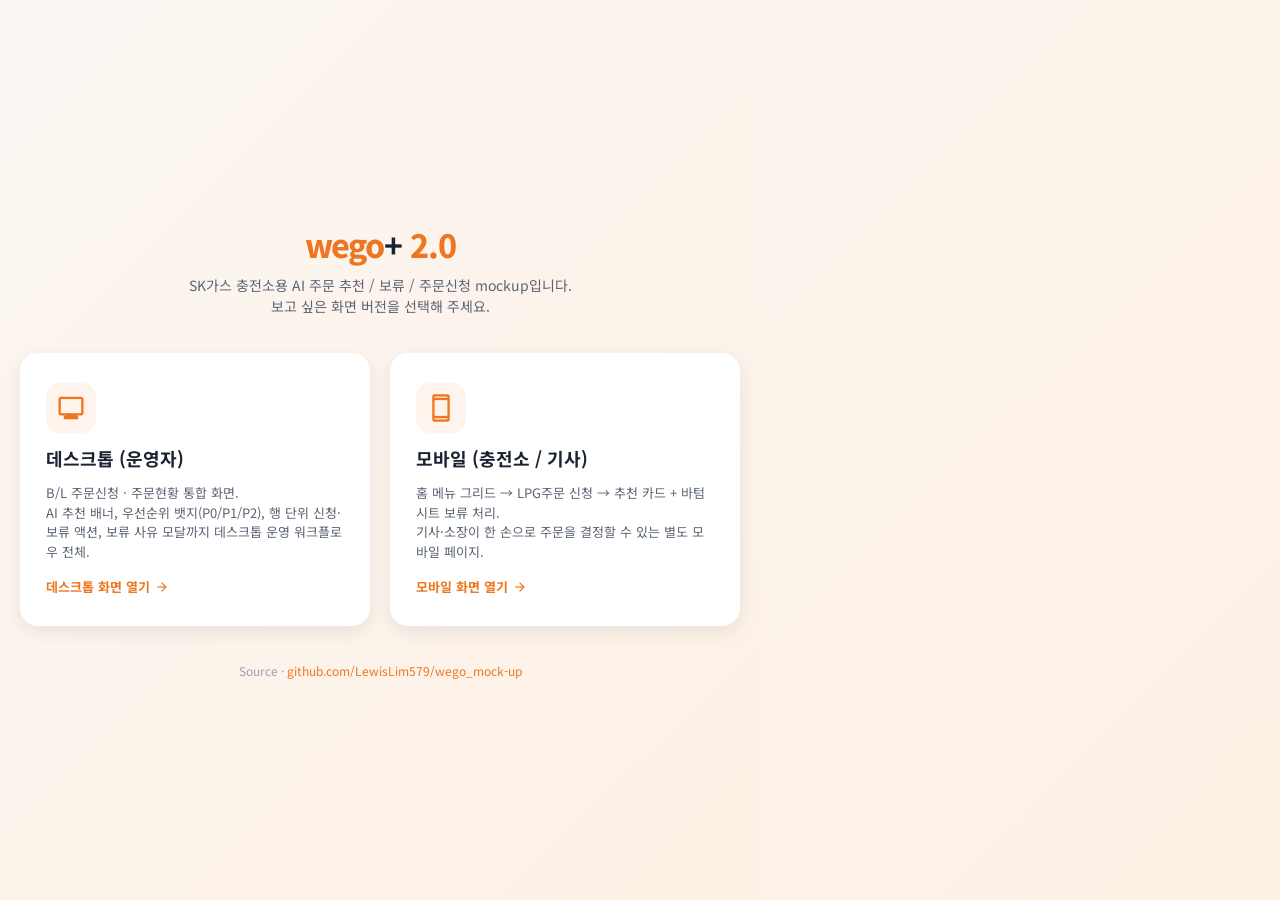
<file: index.html>
<!DOCTYPE html>
<html lang="ko">
<head>
<meta charset="UTF-8">
<meta name="viewport" content="width=device-width, initial-scale=1.0">
<title>WEGO 2.0 · 주문자동화 mockup</title>
<link href="https://fonts.googleapis.com/css2?family=Noto+Sans+KR:wght@400;500;600;700;800&display=swap" rel="stylesheet">
<link href="https://fonts.googleapis.com/icon?family=Material+Symbols+Outlined" rel="stylesheet">
<link rel="stylesheet" href="mobile.css">
<style>
    body {
        background: linear-gradient(135deg, #FBF6F2 0%, #FDF1E5 100%);
        align-items: stretch;
        justify-content: stretch;
        padding: 0;
    }
    .phone-frame { display: none; }
</style>
</head>
<body>
<main class="landing-wrap">
    <div class="landing-logo">wego<span>+</span> 2.0</div>
    <p class="landing-sub">
        SK가스 충전소용 AI 주문 추천 / 보류 / 주문신청 mockup입니다.<br>
        보고 싶은 화면 버전을 선택해 주세요.
    </p>

    <div class="landing-grid">
        <a class="landing-card" href="tab_layout.html">
            <div class="landing-card-icon"><span class="material-symbols-outlined">monitor</span></div>
            <h2>데스크톱 (운영자)</h2>
            <p>
                B/L 주문신청 · 주문현황 통합 화면.<br>
                AI 추천 배너, 우선순위 뱃지(P0/P1/P2), 행 단위 신청·보류 액션, 보류 사유 모달까지 데스크톱 운영 워크플로우 전체.
            </p>
            <span class="landing-card-cta">데스크톱 화면 열기 <span class="material-symbols-outlined" style="font-size:16px;">arrow_forward</span></span>
        </a>

        <a class="landing-card" href="mobile.html">
            <div class="landing-card-icon"><span class="material-symbols-outlined">smartphone</span></div>
            <h2>모바일 (충전소 / 기사)</h2>
            <p>
                홈 메뉴 그리드 → LPG주문 신청 → 추천 카드 + 바텀시트 보류 처리.<br>
                기사·소장이 한 손으로 주문을 결정할 수 있는 별도 모바일 페이지.
            </p>
            <span class="landing-card-cta">모바일 화면 열기 <span class="material-symbols-outlined" style="font-size:16px;">arrow_forward</span></span>
        </a>
    </div>

    <p class="landing-foot">
        Source · <a href="https://github.com/LewisLim579/wego_mock-up" target="_blank">github.com/LewisLim579/wego_mock-up</a>
    </p>
</main>
</body>
</html>
</file>
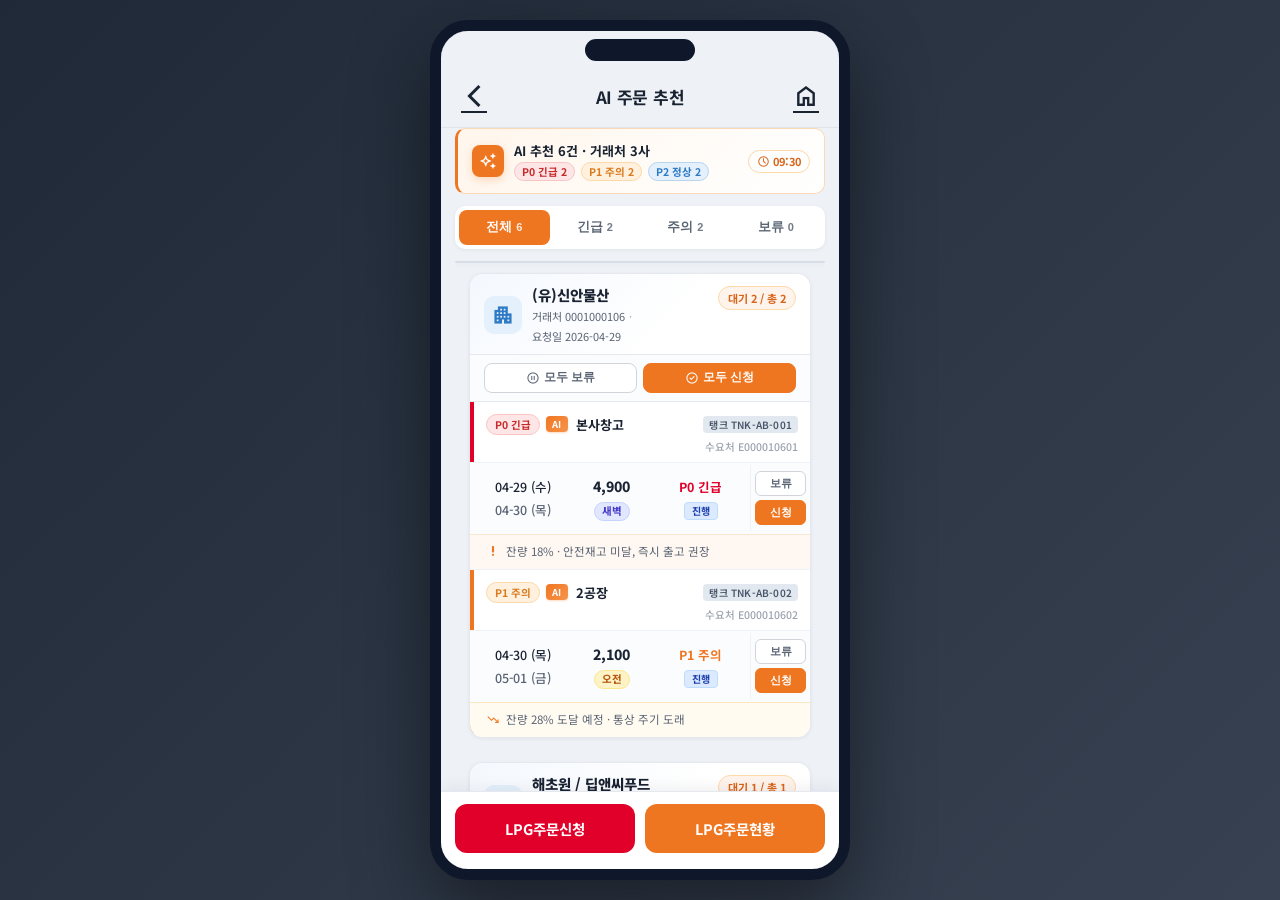
<file: mobile_recommend.html>
<!DOCTYPE html>
<html lang="ko">
<head>
<meta charset="UTF-8">
<meta name="viewport" content="width=device-width, initial-scale=1.0, maximum-scale=1.0, user-scalable=no, viewport-fit=cover">
<meta name="theme-color" content="#EEF2F7">
<title>AI 주문 추천 · WEGO+</title>
<link href="https://fonts.googleapis.com/css2?family=Noto+Sans+KR:wght@400;500;600;700;800&display=swap" rel="stylesheet">
<link href="https://fonts.googleapis.com/icon?family=Material+Symbols+Outlined" rel="stylesheet">
<link rel="stylesheet" href="mobile.css">
</head>
<body>
<div class="phone-frame">
    <div class="phone-screen">

        <!-- HEADER -->
        <header class="m-header">
            <a href="mobile.html" class="m-header-btn" aria-label="뒤로"><span class="material-symbols-outlined">arrow_back_ios_new</span></a>
            <div class="m-header-title">AI 주문 추천</div>
            <a href="mobile.html" class="m-header-btn" aria-label="홈"><span class="material-symbols-outlined">home</span></a>
        </header>

        <!-- AI 추천 요약 (거래처 / 수요처 / 분석시간) -->
        <div class="m-ai-banner">
            <div class="m-ai-icon"><span class="material-symbols-outlined">auto_awesome</span></div>
            <div class="m-ai-text">
                <strong>AI 추천 6건 · 거래처 3사</strong>
                <div class="m-ai-meta">
                    <span class="m-chip m-chip-p0">P0 긴급 2</span>
                    <span class="m-chip m-chip-p1">P1 주의 2</span>
                    <span class="m-chip m-chip-p2">P2 정상 2</span>
                </div>
            </div>
            <div class="m-ai-stamp" title="ANALYZED_AT">
                <span class="material-symbols-outlined">schedule</span>
                <span>09:30</span>
            </div>
        </div>

        <!-- TABS -->
        <div class="m-tabs">
            <button class="m-tab is-active" data-filter="all">전체<span class="m-tab-count">6</span></button>
            <button class="m-tab" data-filter="recommend-p0">긴급<span class="m-tab-count">2</span></button>
            <button class="m-tab" data-filter="recommend-p1">주의<span class="m-tab-count">2</span></button>
            <button class="m-tab" data-filter="held">보류<span class="m-tab-count">0</span></button>
        </div>

        <!-- 컬럼 헤더 (수요처 카드 4-column 그리드 정렬용) -->
        <div class="m-table-head m-table-head-rec">
            <div class="m-th">
                <span class="m-th-line">추천주문일</span>
                <span class="m-th-line">배송요청일</span>
            </div>
            <div class="m-th">
                <span class="m-th-line">예측주문량</span>
                <span class="m-th-line">시기</span>
            </div>
            <div class="m-th">
                <span class="m-th-line">우선순위</span>
                <span class="m-th-line">예측종류</span>
            </div>
            <div class="m-th">
                <span class="m-th-line">작업</span>
                <span class="m-th-line">&nbsp;</span>
            </div>
        </div>

        <!-- 거래처 그룹 LIST -->
        <div class="m-list" id="orderList">

            <!-- ============================================================ -->
            <!-- 거래처 #1 : (유)신안물산 -->
            <!-- ============================================================ -->
            <section class="m-cust-group" data-cus-cd="0001000106" data-cus-name="(유)신안물산">
                <header class="m-cust-head">
                    <div class="m-cust-icon"><span class="material-symbols-outlined">apartment</span></div>
                    <div class="m-cust-info">
                        <div class="m-cust-name">(유)신안물산</div>
                        <div class="m-cust-meta">
                            <span>거래처 0001000106</span>
                            <span class="m-cust-dot">·</span>
                            <span>요청일 2026-04-29</span>
                        </div>
                    </div>
                    <span class="m-cust-count" data-role="count">수요처 2</span>
                </header>

                <div class="m-cust-actions">
                    <button class="m-cust-btn is-bulk-hold" data-action="bulk-hold">
                        <span class="material-symbols-outlined">pause_circle</span>
                        모두 보류
                    </button>
                    <button class="m-cust-btn is-bulk-apply" data-action="bulk-apply">
                        <span class="material-symbols-outlined">check_circle</span>
                        모두 신청
                    </button>
                </div>

                <!-- 수요처 #1-1 -->
                <article class="m-rec-card is-p0"
                         data-customer="(유)신안물산 · 본사창고"
                         data-cus-cd="0001000106"
                         data-enduser-cd="E000010601"
                         data-tank-cd="TNK-AB-001"
                         data-analysis-id="9f1e8d6a-0001"
                         data-amount="4,900"
                         data-prio="p0">
                    <div class="m-rec-meta">
                        <span class="m-prio-badge is-p0">P0 긴급</span>
                        <span class="m-ai-tag">AI</span>
                        <span class="m-rec-name">본사창고</span>
                        <span class="m-tank-tag">탱크 TNK-AB-001</span>
                        <span class="m-rec-code">수요처 E000010601</span>
                    </div>
                    <div class="m-order-card m-order-card-rec">
                        <div class="m-order-cell">
                            <span class="row-1">04-29 (수)</span>
                            <span class="row-2">04-30 (목)</span>
                        </div>
                        <div class="m-order-cell">
                            <span class="num">4,900</span>
                            <span class="m-era-chip is-dawn" title="DLVY_REQUEST_ERA_CD=01">새벽</span>
                        </div>
                        <div class="m-order-cell">
                            <span class="state-red">P0 긴급</span>
                            <span class="m-kind-tag is-prog">진행</span>
                        </div>
                        <div class="m-rec-action-cell">
                            <button class="m-rec-btn is-hold" data-action="hold">보류</button>
                            <button class="m-rec-btn is-apply" data-action="apply">신청</button>
                        </div>
                    </div>
                    <div class="m-rec-msg">
                        <span class="material-symbols-outlined">priority_high</span>
                        잔량 18% · 안전재고 미달, 즉시 출고 권장
                    </div>
                </article>

                <!-- 수요처 #1-2 -->
                <article class="m-rec-card is-p1"
                         data-customer="(유)신안물산 · 2공장"
                         data-cus-cd="0001000106"
                         data-enduser-cd="E000010602"
                         data-tank-cd="TNK-AB-002"
                         data-analysis-id="9f1e8d6a-0002"
                         data-amount="2,100"
                         data-prio="p1">
                    <div class="m-rec-meta">
                        <span class="m-prio-badge is-p1">P1 주의</span>
                        <span class="m-ai-tag">AI</span>
                        <span class="m-rec-name">2공장</span>
                        <span class="m-tank-tag">탱크 TNK-AB-002</span>
                        <span class="m-rec-code">수요처 E000010602</span>
                    </div>
                    <div class="m-order-card m-order-card-rec">
                        <div class="m-order-cell">
                            <span class="row-1">04-30 (목)</span>
                            <span class="row-2">05-01 (금)</span>
                        </div>
                        <div class="m-order-cell">
                            <span class="num">2,100</span>
                            <span class="m-era-chip is-am" title="DLVY_REQUEST_ERA_CD=02">오전</span>
                        </div>
                        <div class="m-order-cell">
                            <span class="state-orange">P1 주의</span>
                            <span class="m-kind-tag is-prog">진행</span>
                        </div>
                        <div class="m-rec-action-cell">
                            <button class="m-rec-btn is-hold" data-action="hold">보류</button>
                            <button class="m-rec-btn is-apply" data-action="apply">신청</button>
                        </div>
                    </div>
                    <div class="m-rec-msg">
                        <span class="material-symbols-outlined">trending_down</span>
                        잔량 28% 도달 예정 · 통상 주기 도래
                    </div>
                </article>
            </section>

            <!-- ============================================================ -->
            <!-- 거래처 #2 : 해초원 / 딥앤씨푸드 -->
            <!-- ============================================================ -->
            <section class="m-cust-group" data-cus-cd="0038292070" data-cus-name="해초원/딥앤씨푸드">
                <header class="m-cust-head">
                    <div class="m-cust-icon"><span class="material-symbols-outlined">store</span></div>
                    <div class="m-cust-info">
                        <div class="m-cust-name">해초원 / 딥앤씨푸드</div>
                        <div class="m-cust-meta">
                            <span>거래처 0038292070</span>
                            <span class="m-cust-dot">·</span>
                            <span>요청일 2026-04-29</span>
                        </div>
                    </div>
                    <span class="m-cust-count" data-role="count">수요처 1</span>
                </header>

                <div class="m-cust-actions">
                    <button class="m-cust-btn is-bulk-hold" data-action="bulk-hold">
                        <span class="material-symbols-outlined">pause_circle</span>
                        모두 보류
                    </button>
                    <button class="m-cust-btn is-bulk-apply" data-action="bulk-apply">
                        <span class="material-symbols-outlined">check_circle</span>
                        모두 신청
                    </button>
                </div>

                <article class="m-rec-card is-p0"
                         data-customer="해초원/딥앤씨푸드 · 1공장"
                         data-cus-cd="0038292070"
                         data-enduser-cd="E003829201"
                         data-tank-cd="TNK-HC-001"
                         data-analysis-id="9f1e8d6a-0003"
                         data-amount="2,900"
                         data-prio="p0">
                    <div class="m-rec-meta">
                        <span class="m-prio-badge is-p0">P0 긴급</span>
                        <span class="m-ai-tag">AI</span>
                        <span class="m-rec-name">1공장</span>
                        <span class="m-tank-tag">탱크 TNK-HC-001</span>
                        <span class="m-rec-code">수요처 E003829201</span>
                    </div>
                    <div class="m-order-card m-order-card-rec">
                        <div class="m-order-cell">
                            <span class="row-1">04-29 (수)</span>
                            <span class="row-2">04-29 (수)</span>
                        </div>
                        <div class="m-order-cell">
                            <span class="num">2,900</span>
                            <span class="m-era-chip is-dawn" title="DLVY_REQUEST_ERA_CD=01">새벽</span>
                        </div>
                        <div class="m-order-cell">
                            <span class="state-red">P0 긴급</span>
                            <span class="m-kind-tag is-prog">진행</span>
                        </div>
                        <div class="m-rec-action-cell">
                            <button class="m-rec-btn is-hold" data-action="hold">보류</button>
                            <button class="m-rec-btn is-apply" data-action="apply">신청</button>
                        </div>
                    </div>
                    <div class="m-rec-msg">
                        <span class="material-symbols-outlined">priority_high</span>
                        리드타임 내 안전재고 미달
                    </div>
                </article>
            </section>

            <!-- ============================================================ -->
            <!-- 거래처 #3 : 매종클래스 공동주택 -->
            <!-- ============================================================ -->
            <section class="m-cust-group" data-cus-cd="1000022954" data-cus-name="매종클래스 공동주택">
                <header class="m-cust-head">
                    <div class="m-cust-icon"><span class="material-symbols-outlined">domain</span></div>
                    <div class="m-cust-info">
                        <div class="m-cust-name">매종클래스 공동주택</div>
                        <div class="m-cust-meta">
                            <span>거래처 1000022954</span>
                            <span class="m-cust-dot">·</span>
                            <span>요청일 2026-04-29</span>
                        </div>
                    </div>
                    <span class="m-cust-count" data-role="count">수요처 2</span>
                </header>

                <div class="m-cust-actions">
                    <button class="m-cust-btn is-bulk-hold" data-action="bulk-hold">
                        <span class="material-symbols-outlined">pause_circle</span>
                        모두 보류
                    </button>
                    <button class="m-cust-btn is-bulk-apply" data-action="bulk-apply">
                        <span class="material-symbols-outlined">check_circle</span>
                        모두 신청
                    </button>
                </div>

                <article class="m-rec-card is-p1"
                         data-customer="매종클래스 · 충남충전소 1호기"
                         data-cus-cd="1000022954"
                         data-enduser-cd="E100002201"
                         data-tank-cd="TNK-MJ-001"
                         data-analysis-id="9f1e8d6a-0004"
                         data-amount="2,000"
                         data-prio="p1">
                    <div class="m-rec-meta">
                        <span class="m-prio-badge is-p1">P1 주의</span>
                        <span class="m-ai-tag">AI</span>
                        <span class="m-rec-name">충남충전소 1호기</span>
                        <span class="m-tank-tag">탱크 TNK-MJ-001</span>
                        <span class="m-rec-code">수요처 E100002201</span>
                    </div>
                    <div class="m-order-card m-order-card-rec">
                        <div class="m-order-cell">
                            <span class="row-1">04-30 (목)</span>
                            <span class="row-2">05-01 (금)</span>
                        </div>
                        <div class="m-order-cell">
                            <span class="num">2,000</span>
                            <span class="m-era-chip is-am" title="DLVY_REQUEST_ERA_CD=02">오전</span>
                        </div>
                        <div class="m-order-cell">
                            <span class="state-orange">P1 주의</span>
                            <span class="m-kind-tag is-real">실적</span>
                        </div>
                        <div class="m-rec-action-cell">
                            <button class="m-rec-btn is-hold" data-action="hold">보류</button>
                            <button class="m-rec-btn is-apply" data-action="apply">신청</button>
                        </div>
                    </div>
                    <div class="m-rec-note">
                        <span class="material-symbols-outlined">info</span>
                        <span><strong>비고 01</strong> · 동일 수요처에 탱크가 2개 이상 매칭되어 신규 매칭 검토 중</span>
                    </div>
                    <div class="m-rec-msg">
                        <span class="material-symbols-outlined">schedule</span>
                        실적 기반 주기 도래
                    </div>
                </article>

                <article class="m-rec-card is-p2"
                         data-customer="매종클래스 · 충남충전소 2호기"
                         data-cus-cd="1000022954"
                         data-enduser-cd="E100002202"
                         data-tank-cd="TNK-MJ-002"
                         data-analysis-id="9f1e8d6a-0005"
                         data-amount="1,500"
                         data-prio="p2">
                    <div class="m-rec-meta">
                        <span class="m-prio-badge is-p2">P2 정상</span>
                        <span class="m-ai-tag">AI</span>
                        <span class="m-rec-name">충남충전소 2호기</span>
                        <span class="m-tank-tag">탱크 TNK-MJ-002</span>
                        <span class="m-rec-code">수요처 E100002202</span>
                    </div>
                    <div class="m-order-card m-order-card-rec">
                        <div class="m-order-cell">
                            <span class="row-1">05-01 (금)</span>
                            <span class="row-2">05-02 (토)</span>
                        </div>
                        <div class="m-order-cell">
                            <span class="num">1,500</span>
                            <span class="m-era-chip is-mid" title="DLVY_REQUEST_ERA_CD=03">월과중</span>
                        </div>
                        <div class="m-order-cell">
                            <span class="state-blue">P2 정상</span>
                            <span class="m-kind-tag is-prog">진행</span>
                        </div>
                        <div class="m-rec-action-cell">
                            <button class="m-rec-btn is-hold" data-action="hold">보류</button>
                            <button class="m-rec-btn is-apply" data-action="apply">신청</button>
                        </div>
                    </div>
                    <div class="m-rec-note is-fix">
                        <span class="material-symbols-outlined">push_pin</span>
                        <span><strong>비고 03</strong> · 동분류 거래 고정 (탱크-품목 신규 매칭중)</span>
                    </div>
                    <div class="m-rec-msg">
                        <span class="material-symbols-outlined">schedule</span>
                        통상 주문 주기 도래
                    </div>
                </article>

                <article class="m-rec-card is-p2"
                         data-customer="매종클래스 · 충남충전소 3호기"
                         data-cus-cd="1000022954"
                         data-enduser-cd="E100002203"
                         data-tank-cd="TNK-MJ-003"
                         data-analysis-id="9f1e8d6a-0006"
                         data-amount="1,200"
                         data-prio="p2">
                    <div class="m-rec-meta">
                        <span class="m-prio-badge is-p2">P2 정상</span>
                        <span class="m-ai-tag">AI</span>
                        <span class="m-rec-name">충남충전소 3호기</span>
                        <span class="m-tank-tag">탱크 TNK-MJ-003</span>
                        <span class="m-rec-code">수요처 E100002203</span>
                    </div>
                    <div class="m-order-card m-order-card-rec">
                        <div class="m-order-cell">
                            <span class="row-1">05-02 (토)</span>
                            <span class="row-2">05-03 (일)</span>
                        </div>
                        <div class="m-order-cell">
                            <span class="num">1,200</span>
                            <span class="m-era-chip is-am" title="DLVY_REQUEST_ERA_CD=02">오전</span>
                        </div>
                        <div class="m-order-cell">
                            <span class="state-blue">P2 정상</span>
                            <span class="m-kind-tag is-real">실적</span>
                        </div>
                        <div class="m-rec-action-cell">
                            <button class="m-rec-btn is-hold" data-action="hold">보류</button>
                            <button class="m-rec-btn is-apply" data-action="apply">신청</button>
                        </div>
                    </div>
                    <div class="m-rec-msg">
                        <span class="material-symbols-outlined">schedule</span>
                        실적 기반 주기 도래
                    </div>
                </article>
            </section>

        </div>

        <!-- TOAST -->
        <div class="m-toast" id="toast"></div>

        <!-- BOTTOM SHEET MODAL (보류 사유) -->
        <div class="m-sheet-backdrop" id="holdSheet">
            <div class="m-sheet">
                <div class="m-sheet-handle"></div>
                <div class="m-sheet-head">
                    <h3>보류 사유 선택</h3>
                    <button class="m-sheet-close" data-sheet-close aria-label="닫기">
                        <span class="material-symbols-outlined">close</span>
                    </button>
                </div>
                <div class="m-sheet-body">
                    <div class="m-sheet-target">
                        <div class="m-sheet-target-name" id="sheetTargetName">-</div>
                        <div class="m-sheet-target-meta" id="sheetTargetMeta">-</div>
                    </div>

                    <label class="m-sheet-label">보류 사유 <em class="req">*</em></label>
                    <div class="m-reason-grid">
                        <label class="m-reason-card">
                            <input type="radio" name="m-reason" value="defer" checked>
                            <span class="m-reason-card-title">다시 알림</span>
                            <span class="m-reason-card-desc">+N일 후 자동 재추천</span>
                        </label>
                        <label class="m-reason-card">
                            <input type="radio" name="m-reason" value="suspend">
                            <span class="m-reason-card-title">거래 중단</span>
                            <span class="m-reason-card-desc">휴업·공사·행사</span>
                        </label>
                        <label class="m-reason-card">
                            <input type="radio" name="m-reason" value="inactive">
                            <span class="m-reason-card-title">비활성</span>
                            <span class="m-reason-card-desc">시즌 미사용</span>
                        </label>
                        <label class="m-reason-card">
                            <input type="radio" name="m-reason" value="dataerror">
                            <span class="m-reason-card-title">누락/오류</span>
                            <span class="m-reason-card-desc">수기 보정 필요</span>
                        </label>
                        <label class="m-reason-card">
                            <input type="radio" name="m-reason" value="manual">
                            <span class="m-reason-card-title">수기 접수</span>
                            <span class="m-reason-card-desc">전화·팩스 등</span>
                        </label>
                        <label class="m-reason-card">
                            <input type="radio" name="m-reason" value="end">
                            <span class="m-reason-card-title">거래 종료</span>
                            <span class="m-reason-card-desc">영구 제외</span>
                        </label>
                    </div>

                    <label class="m-sheet-label">적용 기간</label>
                    <div class="m-period-row">
                        <input type="number" min="1" value="3" id="sheetPeriod" class="m-period-input">
                        <span>일</span>
                        <span class="m-period-next" id="sheetNext">2026-05-01</span>
                    </div>

                    <label class="m-sheet-label">메모 <em class="req">*</em></label>
                    <textarea class="m-memo" placeholder="보류 사유의 상세 내용을 입력해 주세요" rows="3"></textarea>
                </div>
                <div class="m-sheet-foot">
                    <button class="m-sheet-btn is-cancel" data-sheet-close>취소</button>
                    <button class="m-sheet-btn is-confirm" id="sheetConfirm">저장 및 적용</button>
                </div>
            </div>
        </div>

    </div>

    <!-- BOTTOM ACTION BAR (phone-frame 직속 — 항상 바닥 고정) -->
    <div class="m-bottom-bar">
        <a href="mobile_order.html" class="m-bottom-btn is-red">LPG주문신청</a>
        <a href="mobile_status.html" class="m-bottom-btn is-orange">LPG주문현황</a>
    </div>
</div>
<script src="mobile.js"></script>
</body>
</html>
</file>
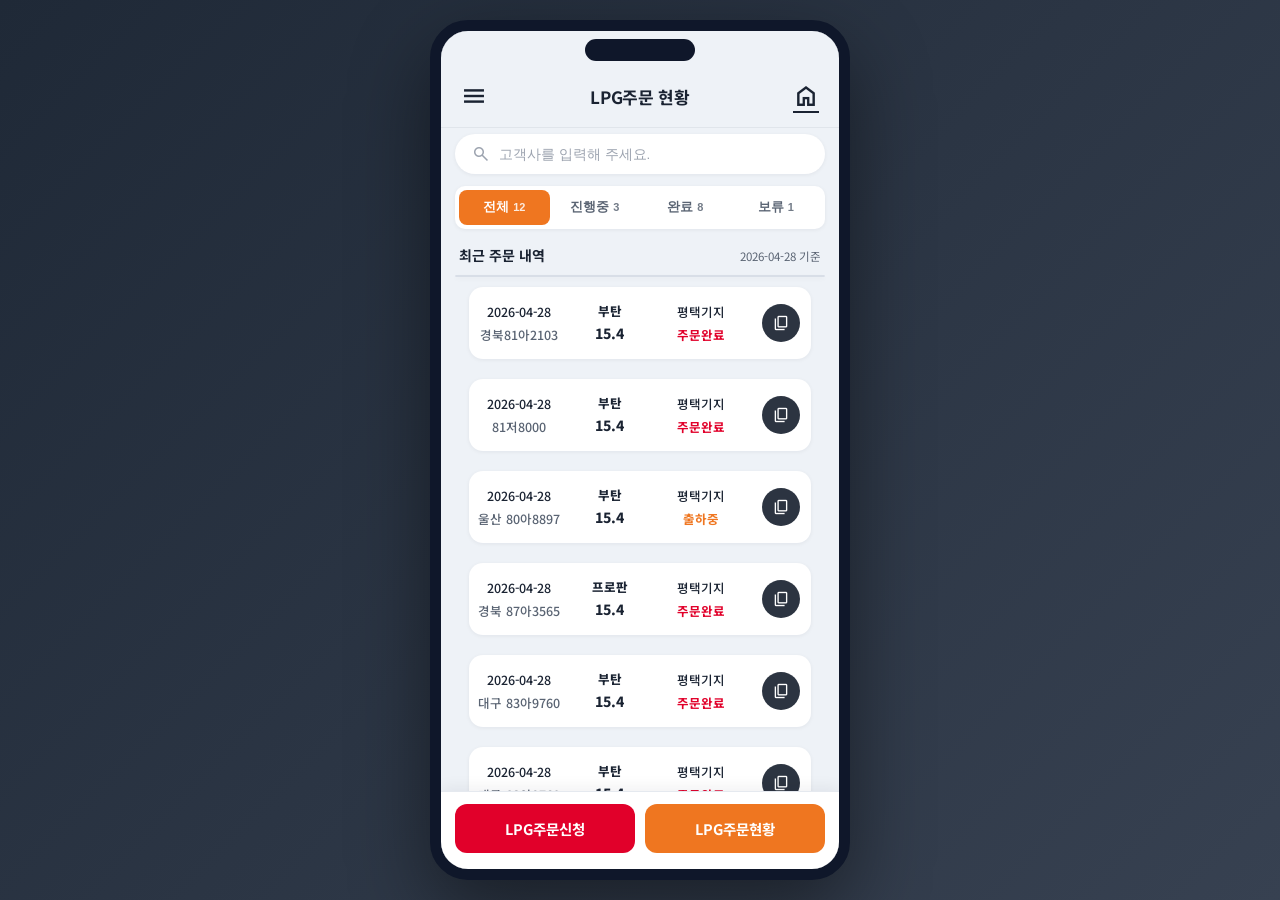
<file: mobile_status.html>
<!DOCTYPE html>
<html lang="ko">
<head>
<meta charset="UTF-8">
<meta name="viewport" content="width=device-width, initial-scale=1.0, maximum-scale=1.0, user-scalable=no, viewport-fit=cover">
<meta name="theme-color" content="#EEF2F7">
<title>LPG주문 현황 · WEGO+</title>
<link href="https://fonts.googleapis.com/css2?family=Noto+Sans+KR:wght@400;500;600;700;800&display=swap" rel="stylesheet">
<link href="https://fonts.googleapis.com/icon?family=Material+Symbols+Outlined" rel="stylesheet">
<link rel="stylesheet" href="mobile.css">
</head>
<body>
<div class="phone-frame">
    <div class="phone-screen">

        <!-- HEADER -->
        <header class="m-header">
            <button type="button" class="m-header-btn" aria-label="메뉴"><span class="material-symbols-outlined">menu</span></button>
            <div class="m-header-title">LPG주문 현황</div>
            <a href="mobile.html" class="m-header-btn" aria-label="홈"><span class="material-symbols-outlined">home</span></a>
        </header>

        <!-- SEARCH -->
        <div class="m-search">
            <span class="material-symbols-outlined">search</span>
            <input type="text" placeholder="고객사를 입력해 주세요." value="">
        </div>

        <!-- TABS -->
        <div class="m-tabs">
            <button class="m-tab is-active">전체<span class="m-tab-count">12</span></button>
            <button class="m-tab">진행중<span class="m-tab-count">3</span></button>
            <button class="m-tab">완료<span class="m-tab-count">8</span></button>
            <button class="m-tab">보류<span class="m-tab-count">1</span></button>
        </div>

        <!-- SECTION HEAD -->
        <div class="m-section-head">
            <div class="m-section-title">최근 주문 내역</div>
            <div class="m-section-meta">2026-04-28 기준</div>
        </div>

        <!-- 컬럼 헤더 박스 -->
        <div class="m-table-head">
            <div class="m-th">
                <span class="m-th-line">배송일</span>
                <span class="m-th-line">차량번호</span>
            </div>
            <div class="m-th">
                <span class="m-th-line">제품</span>
                <span class="m-th-line">주문량</span>
            </div>
            <div class="m-th">
                <span class="m-th-line">출하장</span>
                <span class="m-th-line">진행상태</span>
            </div>
            <div class="m-th">
                <span class="m-th-line">주문</span>
                <span class="m-th-line">복사</span>
            </div>
        </div>

        <!-- LIST -->
        <div class="m-list">

            <div class="m-order-card">
                <div class="m-order-cell">
                    <span class="row-1">2026-04-28</span>
                    <span class="row-2">경북81아2103</span>
                </div>
                <div class="m-order-cell">
                    <span class="strong">부탄</span>
                    <span class="num">15.4</span>
                </div>
                <div class="m-order-cell">
                    <span class="row-1">평택기지</span>
                    <span class="state-red">주문완료</span>
                </div>
                <div class="m-order-copy">
                    <button class="m-order-copy-btn" aria-label="주문 복사"><span class="material-symbols-outlined">content_copy</span></button>
                </div>
            </div>

            <div class="m-order-card">
                <div class="m-order-cell">
                    <span class="row-1">2026-04-28</span>
                    <span class="row-2">81저8000</span>
                </div>
                <div class="m-order-cell">
                    <span class="strong">부탄</span>
                    <span class="num">15.4</span>
                </div>
                <div class="m-order-cell">
                    <span class="row-1">평택기지</span>
                    <span class="state-red">주문완료</span>
                </div>
                <div class="m-order-copy">
                    <button class="m-order-copy-btn" aria-label="주문 복사"><span class="material-symbols-outlined">content_copy</span></button>
                </div>
            </div>

            <div class="m-order-card">
                <div class="m-order-cell">
                    <span class="row-1">2026-04-28</span>
                    <span class="row-2">울산 80아8897</span>
                </div>
                <div class="m-order-cell">
                    <span class="strong">부탄</span>
                    <span class="num">15.4</span>
                </div>
                <div class="m-order-cell">
                    <span class="row-1">평택기지</span>
                    <span class="state-orange">출하중</span>
                </div>
                <div class="m-order-copy">
                    <button class="m-order-copy-btn" aria-label="주문 복사"><span class="material-symbols-outlined">content_copy</span></button>
                </div>
            </div>

            <div class="m-order-card">
                <div class="m-order-cell">
                    <span class="row-1">2026-04-28</span>
                    <span class="row-2">경북 87아3565</span>
                </div>
                <div class="m-order-cell">
                    <span class="strong">프로판</span>
                    <span class="num">15.4</span>
                </div>
                <div class="m-order-cell">
                    <span class="row-1">평택기지</span>
                    <span class="state-red">주문완료</span>
                </div>
                <div class="m-order-copy">
                    <button class="m-order-copy-btn" aria-label="주문 복사"><span class="material-symbols-outlined">content_copy</span></button>
                </div>
            </div>

            <div class="m-order-card">
                <div class="m-order-cell">
                    <span class="row-1">2026-04-28</span>
                    <span class="row-2">대구 83아9760</span>
                </div>
                <div class="m-order-cell">
                    <span class="strong">부탄</span>
                    <span class="num">15.4</span>
                </div>
                <div class="m-order-cell">
                    <span class="row-1">평택기지</span>
                    <span class="state-red">주문완료</span>
                </div>
                <div class="m-order-copy">
                    <button class="m-order-copy-btn" aria-label="주문 복사"><span class="material-symbols-outlined">content_copy</span></button>
                </div>
            </div>

            <div class="m-order-card">
                <div class="m-order-cell">
                    <span class="row-1">2026-04-28</span>
                    <span class="row-2">대구 83아9760</span>
                </div>
                <div class="m-order-cell">
                    <span class="strong">부탄</span>
                    <span class="num">15.4</span>
                </div>
                <div class="m-order-cell">
                    <span class="row-1">평택기지</span>
                    <span class="state-red">주문완료</span>
                </div>
                <div class="m-order-copy">
                    <button class="m-order-copy-btn" aria-label="주문 복사"><span class="material-symbols-outlined">content_copy</span></button>
                </div>
            </div>

            <div class="m-order-card">
                <div class="m-order-cell">
                    <span class="row-1">2026-04-27</span>
                    <span class="row-2">경기 91가1234</span>
                </div>
                <div class="m-order-cell">
                    <span class="strong">프로판</span>
                    <span class="num">12.0</span>
                </div>
                <div class="m-order-cell">
                    <span class="row-1">평택기지</span>
                    <span class="state-gray">보류</span>
                </div>
                <div class="m-order-copy">
                    <button class="m-order-copy-btn" aria-label="주문 복사"><span class="material-symbols-outlined">content_copy</span></button>
                </div>
            </div>

        </div>

    </div>

    <!-- BOTTOM ACTION BAR (phone-frame 직속 — 항상 바닥 고정) -->
    <div class="m-bottom-bar">
        <a href="mobile_order.html" class="m-bottom-btn is-red">LPG주문신청</a>
        <a href="mobile_status.html" class="m-bottom-btn is-orange">LPG주문현황</a>
    </div>
</div>
</body>
</html>
</file>
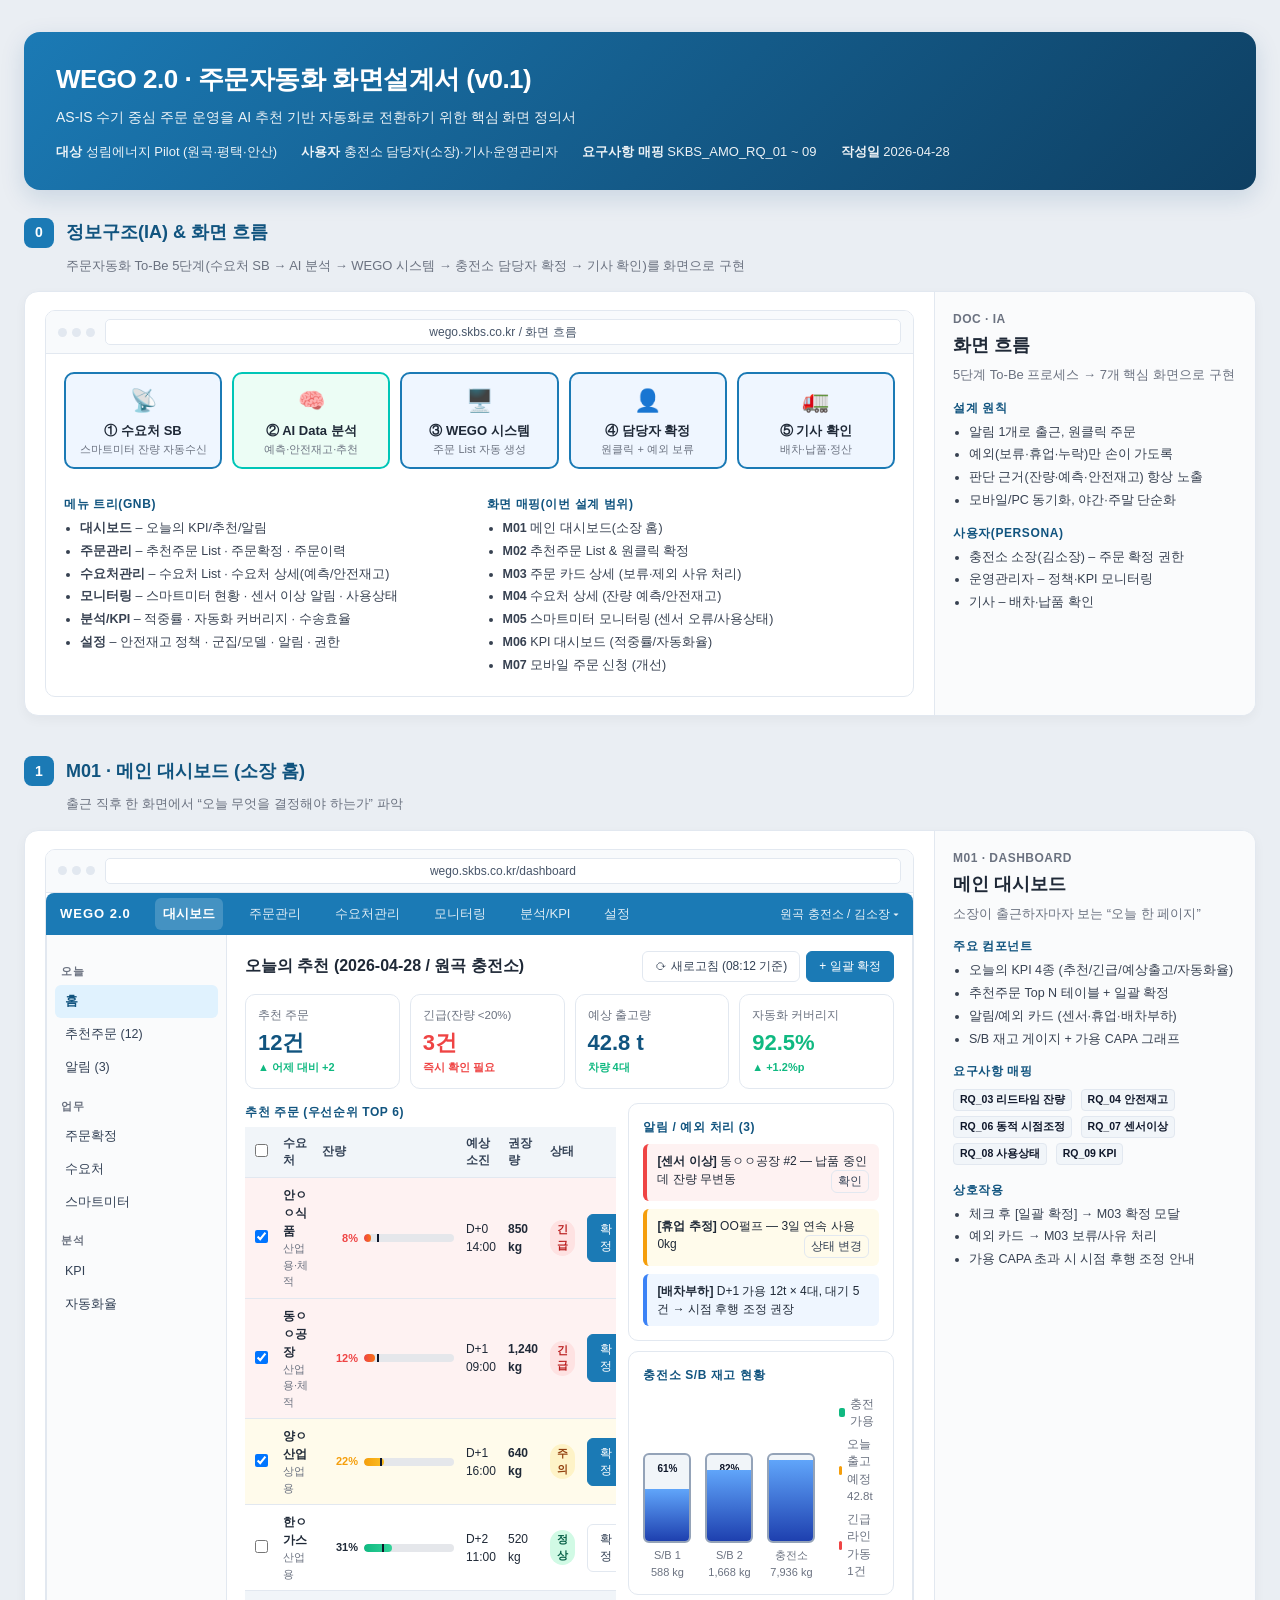
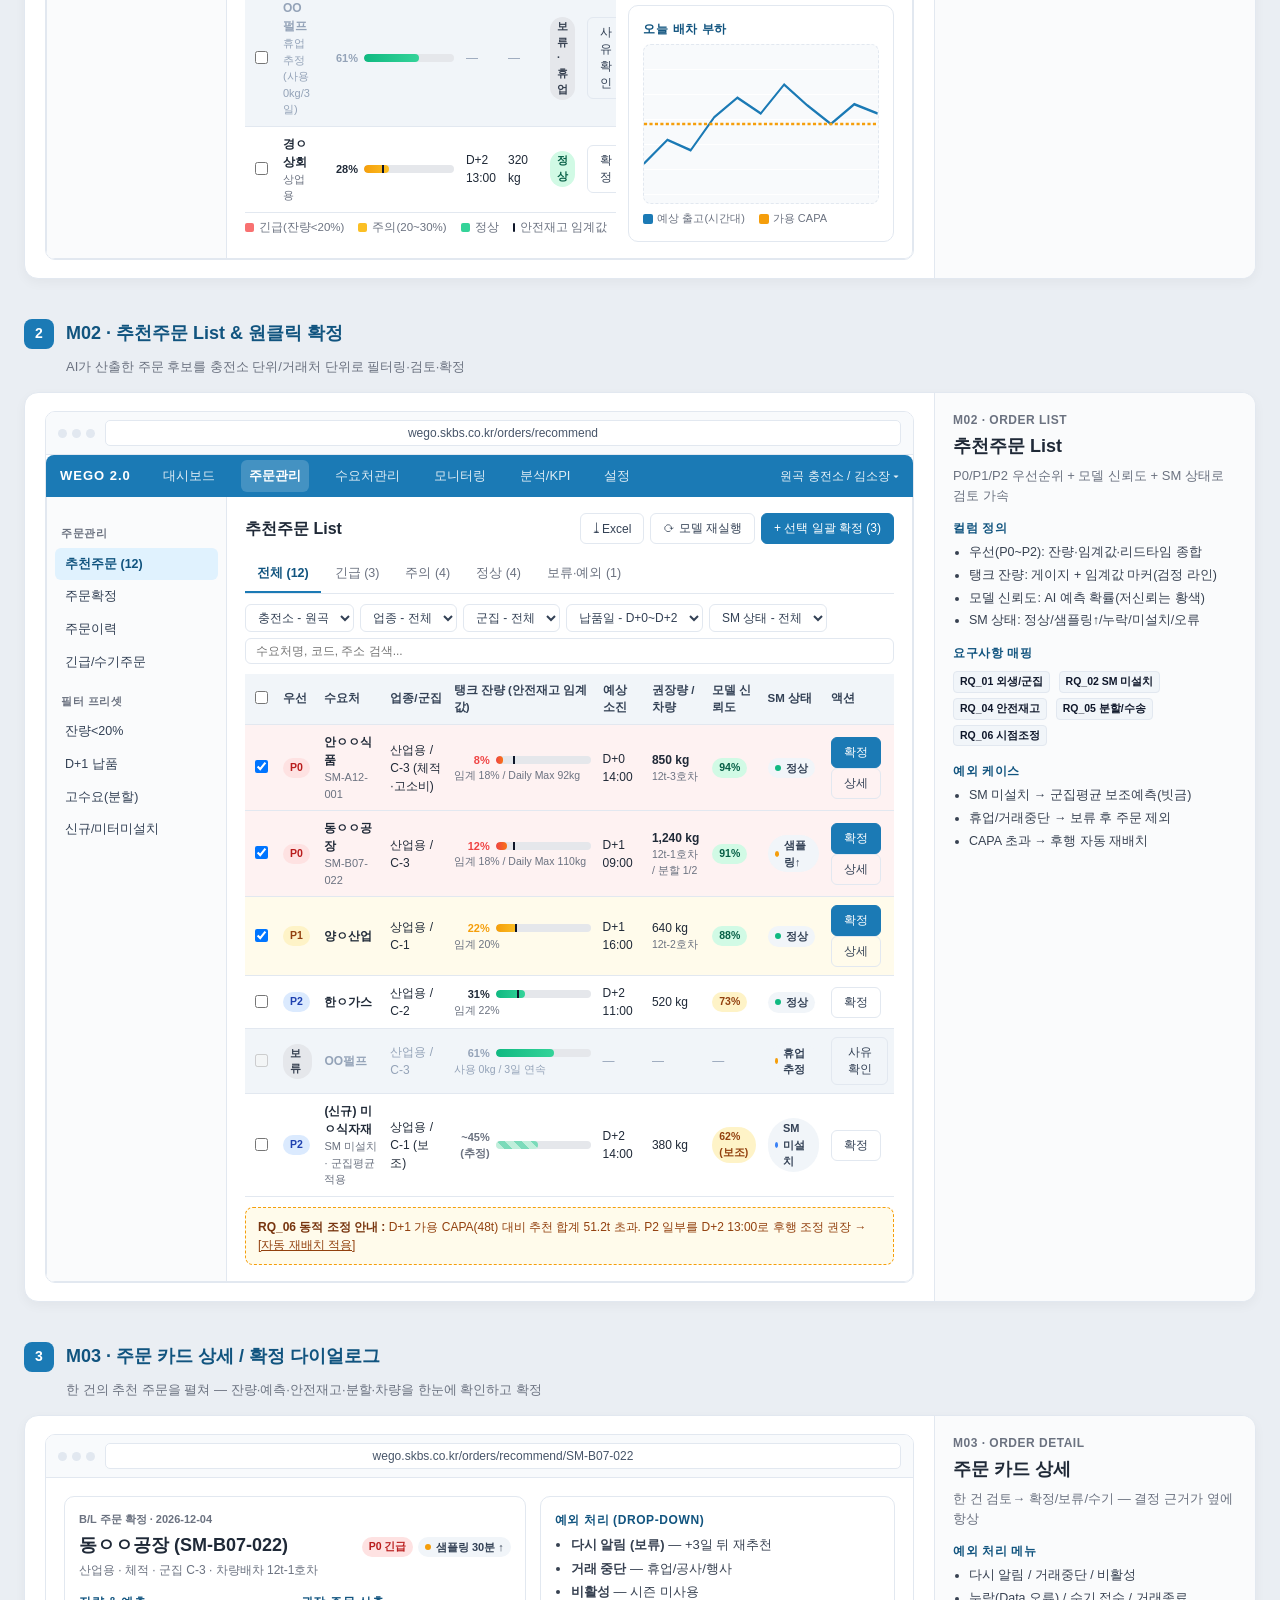
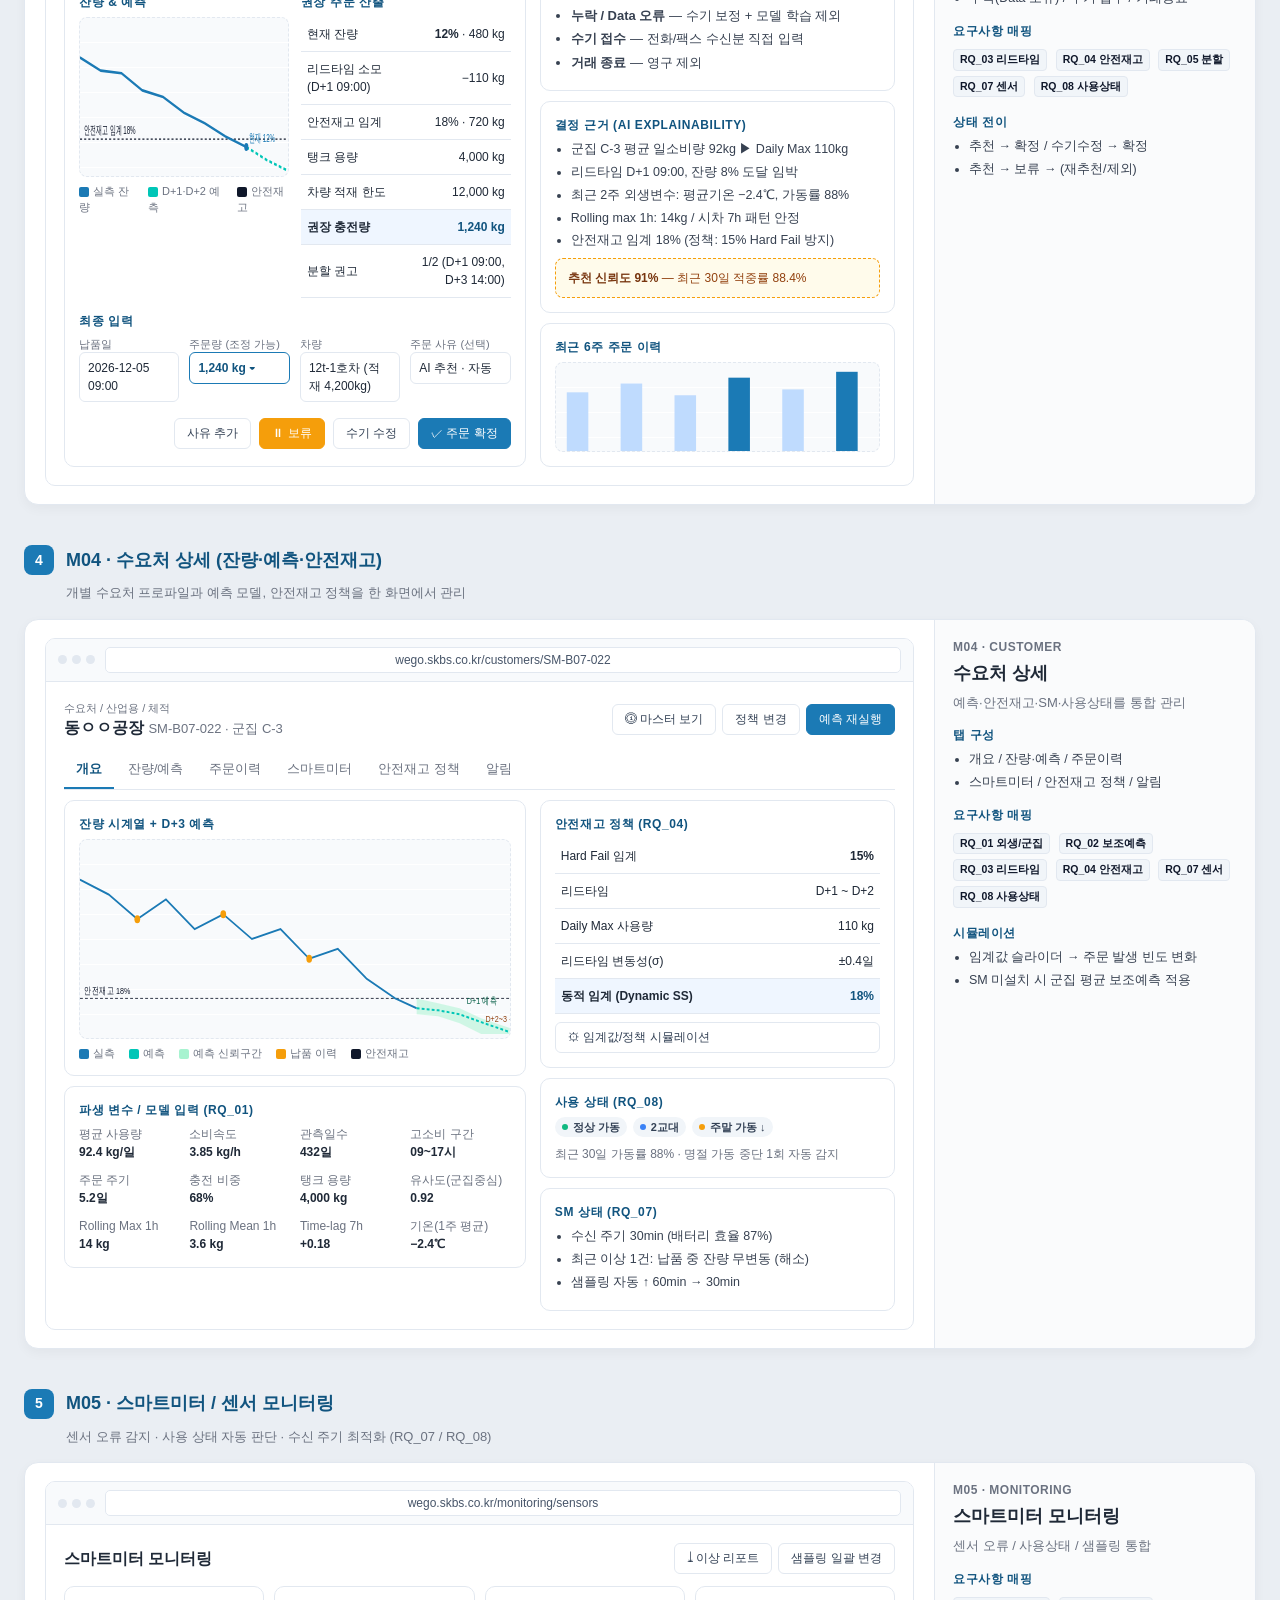
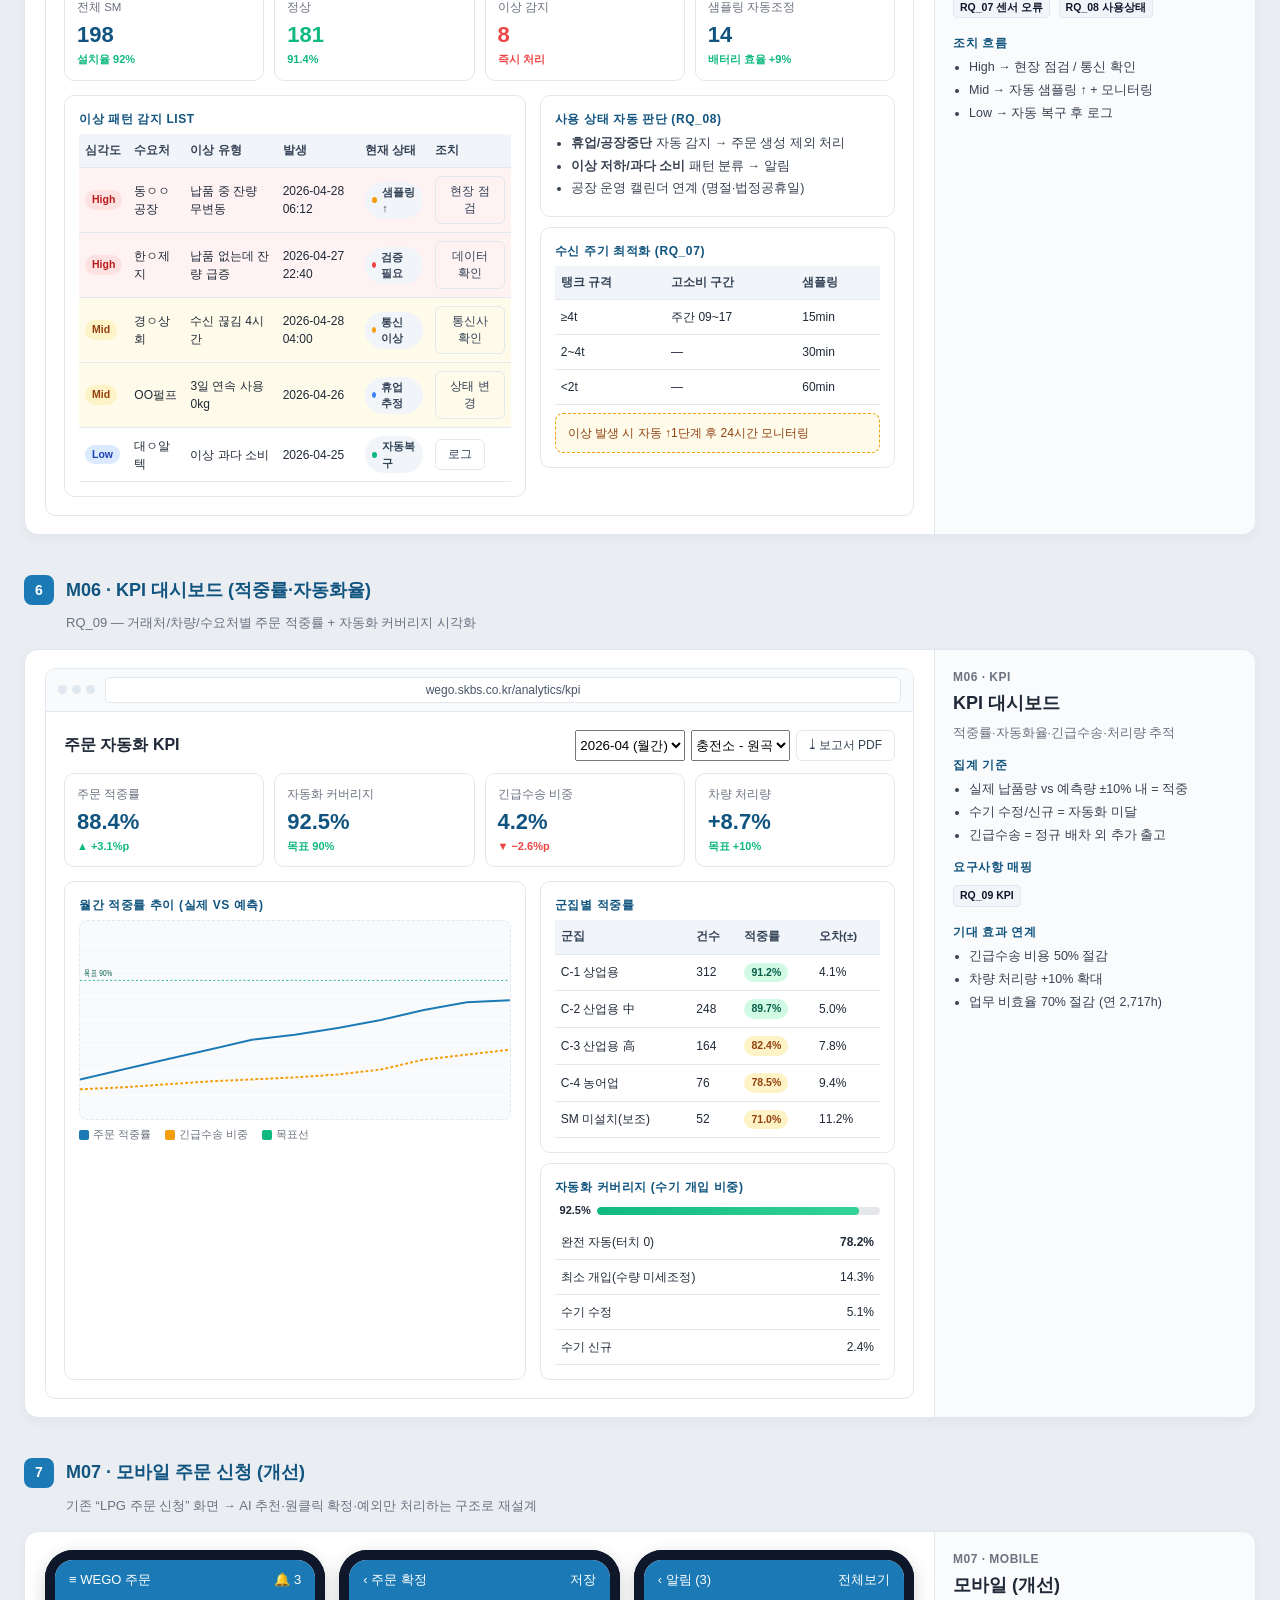
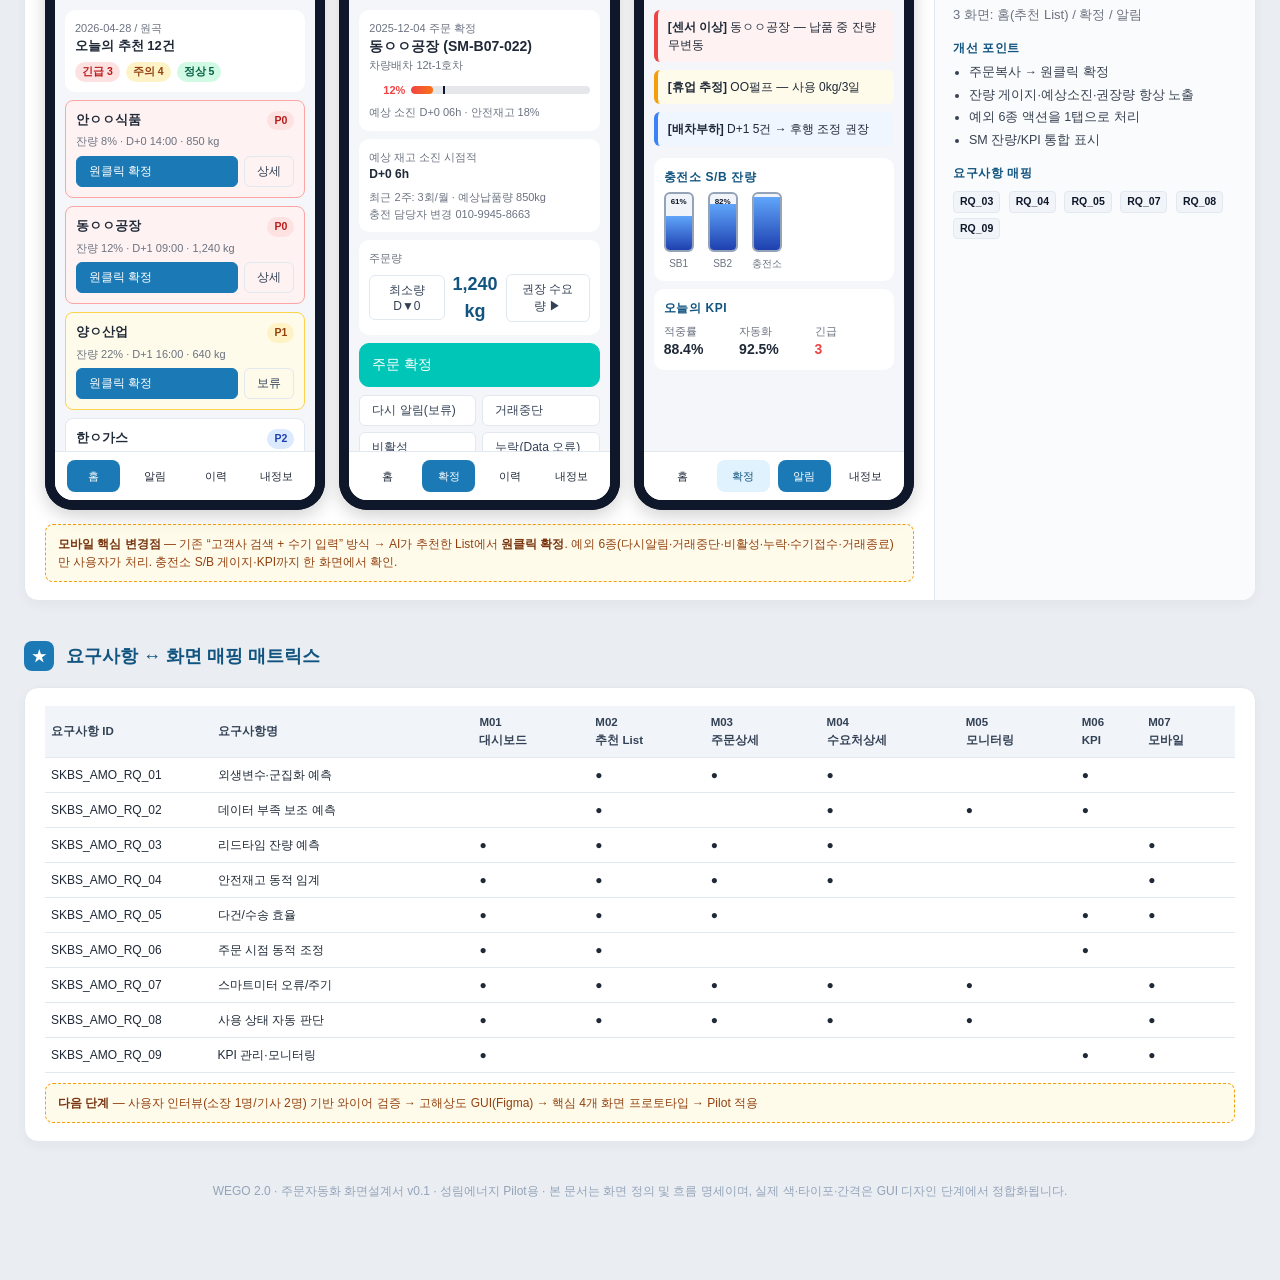
<file: 디자인이미지/주문자동화_화면설계서.html>
<!DOCTYPE html>
<html lang="ko">
<head>
<meta charset="UTF-8" />
<title>WEGO 2.0 - 주문자동화 화면설계서 v0.1</title>
<style>
  :root{
    --primary:#1B7AB5;
    --primary-dark:#11547F;
    --accent:#00C6B7;
    --bg:#F5F7FA;
    --panel:#FFFFFF;
    --line:#E2E8F0;
    --text:#1F2937;
    --muted:#6B7280;
    --warning:#F59E0B;
    --danger:#EF4444;
    --success:#10B981;
    --info:#3B82F6;
    --chip:#EEF2FF;
  }
  *{box-sizing:border-box}
  body{
    margin:0;
    background:#EAEEF3;
    font-family:'Pretendard','Apple SD Gothic Neo','Malgun Gothic',sans-serif;
    color:var(--text);
    line-height:1.5;
    padding:32px 24px 80px;
  }
  /* 문서 헤더 */
  .doc-header{
    max-width:1320px;margin:0 auto 28px;background:linear-gradient(135deg,var(--primary),#0E3F62);
    color:#fff;border-radius:16px;padding:28px 32px;box-shadow:0 8px 24px rgba(15,76,129,.15);
  }
  .doc-header h1{margin:0 0 8px;font-size:26px;letter-spacing:-.5px}
  .doc-header p{margin:0;opacity:.92;font-size:14px}
  .doc-meta{display:flex;gap:24px;margin-top:14px;font-size:13px;opacity:.92}
  .doc-meta b{font-weight:600}
  /* 섹션 */
  .section{max-width:1320px;margin:0 auto 40px}
  .section-title{
    display:flex;align-items:center;gap:12px;margin:0 0 16px;
    font-size:18px;color:var(--primary-dark);
  }
  .section-title .num{
    background:var(--primary);color:#fff;width:30px;height:30px;border-radius:8px;
    display:inline-flex;align-items:center;justify-content:center;font-weight:700;font-size:14px;
  }
  .section-desc{font-size:13px;color:var(--muted);margin:-8px 0 16px 42px}
  /* 카드(화면) */
  .screen{
    background:var(--panel);border:1px solid var(--line);border-radius:14px;
    overflow:hidden;box-shadow:0 4px 12px rgba(0,0,0,.04);
    display:grid;grid-template-columns: 1fr 320px;
  }
  .screen .scr-body{padding:18px 20px;border-right:1px solid var(--line);min-height:420px}
  .screen .scr-meta{padding:18px 18px;background:#FAFBFC}
  .scr-tag{
    display:inline-block;font-size:11px;background:var(--chip);color:var(--primary-dark);
    padding:3px 8px;border-radius:6px;margin-right:6px;font-weight:600;letter-spacing:.2px;
  }
  .scr-id{font-size:12px;color:var(--muted);margin-bottom:4px;font-weight:600;letter-spacing:.5px}
  .scr-title{font-size:18px;font-weight:700;margin:0 0 6px}
  .scr-summary{font-size:13px;color:var(--muted);margin-bottom:14px}
  .meta-h{font-size:12px;color:var(--primary-dark);font-weight:700;margin:14px 0 6px;text-transform:uppercase;letter-spacing:.6px}
  .meta-list{margin:0;padding-left:16px;font-size:12.5px;color:#374151}
  .meta-list li{margin-bottom:4px}
  .req-chip{display:inline-block;font-size:10.5px;background:#F1F5F9;color:#0F172A;padding:2px 6px;border-radius:4px;margin:2px 4px 2px 0;border:1px solid #E2E8F0;font-weight:600}

  /* ===== 공통 윈도우 컴포넌트 ===== */
  .win{
    border:1px solid var(--line);border-radius:10px;background:#fff;overflow:hidden;
  }
  .win-bar{
    display:flex;align-items:center;background:#F8FAFC;border-bottom:1px solid var(--line);
    padding:8px 12px;font-size:12px;color:var(--muted);
  }
  .win-bar .dots{display:flex;gap:5px;margin-right:10px}
  .win-bar .dots i{width:9px;height:9px;border-radius:50%;background:#E2E8F0;display:inline-block}
  .win-bar .url{flex:1;text-align:center;background:#fff;border:1px solid var(--line);border-radius:5px;padding:3px 8px;color:#475569}
  .win-body{padding:14px}

  /* ===== Top Nav (안 화면 공통) ===== */
  .topnav{
    display:flex;align-items:center;background:var(--primary);color:#fff;border-radius:8px 8px 0 0;
    padding:0 14px;height:42px;font-size:13px;
  }
  .logo{font-weight:800;letter-spacing:1px;margin-right:24px}
  .topnav nav{display:flex;gap:18px;flex:1}
  .topnav nav a{color:rgba(255,255,255,.85);text-decoration:none;padding:6px 8px;border-radius:6px}
  .topnav nav a.on{background:rgba(255,255,255,.18);color:#fff;font-weight:600}
  .topnav .me{font-size:12px;opacity:.9}

  /* ===== Layout: side + main ===== */
  .ws{display:grid;grid-template-columns:180px 1fr;background:#fff;border:1px solid var(--line);border-top:none;border-radius:0 0 8px 8px;min-height:520px}
  .ws .side{border-right:1px solid var(--line);padding:14px 8px;background:#FAFBFC;font-size:12.5px}
  .ws .side h5{margin:14px 6px 6px;color:var(--muted);font-size:11px;letter-spacing:.6px}
  .ws .side a{display:block;padding:7px 10px;color:#334155;text-decoration:none;border-radius:6px}
  .ws .side a.on{background:#E0F2FE;color:var(--primary-dark);font-weight:700}
  .ws .side a:hover{background:#F1F5F9}
  .ws .main{padding:16px 18px}

  /* ===== 컴포넌트 ===== */
  .page-h{display:flex;align-items:center;justify-content:space-between;margin-bottom:12px}
  .page-h h2{margin:0;font-size:16px}
  .page-h .tools{display:flex;gap:6px}
  .btn{display:inline-flex;align-items:center;gap:6px;font-size:12px;border-radius:6px;padding:6px 12px;border:1px solid var(--line);background:#fff;color:#334155;cursor:pointer}
  .btn.primary{background:var(--primary);color:#fff;border-color:var(--primary)}
  .btn.accent{background:var(--accent);color:#fff;border-color:var(--accent)}
  .btn.ghost{background:transparent}
  .btn.warn{background:var(--warning);color:#fff;border-color:var(--warning)}

  /* KPI cards */
  .kpis{display:grid;grid-template-columns:repeat(4,1fr);gap:10px;margin-bottom:14px}
  .kpi{background:#fff;border:1px solid var(--line);border-radius:10px;padding:12px}
  .kpi .lbl{font-size:11.5px;color:var(--muted)}
  .kpi .val{font-size:22px;font-weight:800;color:var(--primary-dark);margin-top:2px}
  .kpi .delta{font-size:11px;color:var(--success);font-weight:600}
  .kpi .delta.down{color:var(--danger)}

  /* Tabs */
  .tabs{display:flex;gap:2px;border-bottom:1px solid var(--line);margin-bottom:10px}
  .tabs .t{padding:8px 12px;font-size:12.5px;color:var(--muted);border-bottom:2px solid transparent;cursor:pointer}
  .tabs .t.on{color:var(--primary-dark);border-color:var(--primary);font-weight:700}

  /* Filter bar */
  .filterbar{display:flex;gap:6px;margin-bottom:10px;flex-wrap:wrap}
  .filterbar .sel{font-size:12px;border:1px solid var(--line);border-radius:6px;padding:5px 8px;background:#fff;color:#334155}
  .filterbar .search{flex:1;min-width:200px;border:1px solid var(--line);border-radius:6px;padding:5px 10px;font-size:12px}

  /* Table */
  table{width:100%;border-collapse:collapse;font-size:12px}
  th,td{border-bottom:1px solid var(--line);padding:8px 6px;text-align:left;vertical-align:middle}
  th{background:#F1F5F9;color:#334155;font-weight:700;font-size:11.5px}
  tr.urgent{background:#FEF2F2}
  tr.attention{background:#FFFBEB}
  tr.normal{}
  tr.hold{background:#F1F5F9;color:#94A3B8}
  .badge{display:inline-block;font-size:10.5px;padding:2px 7px;border-radius:999px;font-weight:700}
  .badge.danger{background:#FEE2E2;color:#B91C1C}
  .badge.warn{background:#FEF3C7;color:#92400E}
  .badge.ok{background:#D1FAE5;color:#065F46}
  .badge.info{background:#DBEAFE;color:#1E40AF}
  .badge.gray{background:#E5E7EB;color:#374151}

  /* Gauge bar */
  .gauge{display:flex;align-items:center;gap:6px}
  .gauge .bar{flex:1;height:8px;background:#E5E7EB;border-radius:4px;overflow:hidden;position:relative;min-width:90px}
  .gauge .bar i{display:block;height:100%;border-radius:4px}
  .gauge .bar i.lvl-d{background:linear-gradient(90deg,#EF4444,#F97316)}
  .gauge .bar i.lvl-w{background:linear-gradient(90deg,#F59E0B,#FBBF24)}
  .gauge .bar i.lvl-o{background:linear-gradient(90deg,#10B981,#34D399)}
  .gauge .bar .th{position:absolute;top:-3px;width:2px;height:14px;background:#0F172A;}
  .gauge .pct{font-size:11px;font-weight:700;width:36px;text-align:right}

  /* Order recommendation card */
  .rec-grid{display:grid;grid-template-columns:repeat(3,1fr);gap:10px}
  .rec{
    border:1px solid var(--line);border-radius:10px;padding:12px;background:#fff;
    display:flex;flex-direction:column;gap:8px;
  }
  .rec.h{border-color:#FCA5A5;background:#FEF2F2}
  .rec.m{border-color:#FCD34D;background:#FFFBEB}
  .rec .row{display:flex;align-items:center;justify-content:space-between}
  .rec .name{font-weight:700;font-size:13px}
  .rec .meta{font-size:11.5px;color:var(--muted)}
  .rec .num{font-size:11px}
  .rec .cta{display:flex;gap:6px;margin-top:6px}

  /* Chart placeholder */
  .chart{
    background:repeating-linear-gradient(180deg,#F8FAFC 0 24px,#fff 24px 25px);
    border:1px dashed var(--line);border-radius:8px;height:160px;position:relative;overflow:hidden;
  }
  .chart svg{position:absolute;inset:0;width:100%;height:100%}
  .chart-legend{display:flex;gap:14px;font-size:11px;color:var(--muted);margin-top:6px}
  .chart-legend i{display:inline-block;width:10px;height:10px;border-radius:2px;margin-right:4px;vertical-align:middle}

  /* Tank visual */
  .tank{display:flex;gap:14px;align-items:flex-end}
  .tank .t{
    width:48px;height:90px;border:2px solid #94A3B8;border-radius:6px;background:#F1F5F9;position:relative;overflow:hidden;
  }
  .tank .t i{position:absolute;left:0;right:0;bottom:0;background:linear-gradient(180deg,#60A5FA,#1E40AF);transition:.3s}
  .tank .t .pct{position:absolute;left:0;right:0;top:6px;text-align:center;font-size:10px;font-weight:700;color:#0F172A}
  .tank .lbl{font-size:11px;color:var(--muted);text-align:center;margin-top:4px}

  /* Notification */
  .alerts{display:flex;flex-direction:column;gap:8px}
  .alert{
    border-left:4px solid var(--danger);background:#FEF2F2;padding:8px 10px;border-radius:6px;font-size:12px;
  }
  .alert.warn{border-color:var(--warning);background:#FFFBEB}
  .alert.info{border-color:var(--info);background:#EFF6FF}
  .alert b{font-weight:700}

  /* Mobile mockup */
  .phones{display:grid;grid-template-columns:repeat(3,1fr);gap:14px}
  .phone{
    background:#0F172A;border-radius:28px;padding:10px;
    box-shadow:inset 0 0 0 6px #0F172A,0 6px 18px rgba(0,0,0,.18);
  }
  .phone .scr{background:#F4F6FA;border-radius:18px;height:540px;overflow:hidden;display:flex;flex-direction:column}
  .phone .ph{background:var(--primary);color:#fff;padding:10px 14px;font-size:13px;display:flex;align-items:center;justify-content:space-between}
  .phone .pb{padding:10px;flex:1;overflow:auto;font-size:12px}
  .phone .pn{display:flex;border-top:1px solid var(--line);background:#fff;padding:8px}
  .phone .pn .b{flex:1;text-align:center;padding:8px 0;font-size:11px;border-radius:8px;margin:0 4px}
  .phone .pn .b.on{background:var(--primary);color:#fff}
  .phone .pn .b.alt{background:#E0F2FE;color:var(--primary-dark)}
  .item{background:#fff;border-radius:8px;padding:10px;margin-bottom:8px;border:1px solid var(--line)}
  .item .nm{font-weight:700;font-size:12.5px;display:flex;justify-content:space-between}
  .item .ln{font-size:11px;color:var(--muted);margin-top:3px}
  .item.urgent{border-color:#FCA5A5;background:#FEF2F2}
  .item.warn{border-color:#FCD34D;background:#FFFBEB}

  /* Flow callouts */
  .callout{background:#FFFBEB;border:1px dashed #F59E0B;color:#92400E;padding:10px 12px;border-radius:8px;font-size:12px;margin-top:10px}
  .callout b{color:#78350F}

  /* Two cols for some screens */
  .two-col{display:grid;grid-template-columns:1.4fr 1fr;gap:12px}

  /* Footer of doc */
  .doc-footer{max-width:1320px;margin:30px auto 0;text-align:center;color:#94A3B8;font-size:12px}

  .legend-row{display:flex;gap:14px;font-size:11.5px;color:var(--muted);margin:6px 0 0}
  .legend-row span{display:inline-flex;align-items:center;gap:5px}
  .legend-row .dot{width:9px;height:9px;border-radius:2px;display:inline-block}

  /* Status flag */
  .pill{display:inline-flex;align-items:center;gap:5px;font-size:11px;padding:2px 7px;border-radius:999px;background:#F1F5F9;color:#334155;font-weight:600}
  .pill::before{content:"";width:6px;height:6px;border-radius:50%;background:#94A3B8;display:inline-block}
  .pill.ok::before{background:var(--success)}
  .pill.warn::before{background:var(--warning)}
  .pill.danger::before{background:var(--danger)}
  .pill.info::before{background:var(--info)}

  .stack{display:flex;flex-direction:column;gap:10px}
</style>
</head>
<body>

<header class="doc-header">
  <h1>WEGO 2.0 · 주문자동화 화면설계서 (v0.1)</h1>
  <p>AS-IS 수기 중심 주문 운영을 AI 추천 기반 자동화로 전환하기 위한 핵심 화면 정의서</p>
  <div class="doc-meta">
    <span><b>대상</b> 성림에너지 Pilot (원곡·평택·안산)</span>
    <span><b>사용자</b> 충전소 담당자(소장)·기사·운영관리자</span>
    <span><b>요구사항 매핑</b> SKBS_AMO_RQ_01 ~ 09</span>
    <span><b>작성일</b> 2026-04-28</span>
  </div>
</header>

<!-- ============================================================
     0. 화면 흐름 / IA
     ============================================================ -->
<section class="section">
  <h2 class="section-title"><span class="num">0</span> 정보구조(IA) & 화면 흐름</h2>
  <p class="section-desc">주문자동화 To-Be 5단계(수요처 SB → AI 분석 → WEGO 시스템 → 충전소 담당자 확정 → 기사 확인)를 화면으로 구현</p>
  <div class="screen">
    <div class="scr-body">
      <div class="win">
        <div class="win-bar"><div class="dots"><i></i><i></i><i></i></div><div class="url">wego.skbs.co.kr / 화면 흐름</div></div>
        <div class="win-body" style="padding:18px">
          <div style="display:grid;grid-template-columns:repeat(5,1fr);gap:10px;margin-bottom:12px">
            <div style="text-align:center">
              <div style="border:2px solid var(--primary);border-radius:10px;padding:10px;background:#EFF6FF">
                <div style="font-size:22px">📡</div>
                <div style="font-weight:700;font-size:13px;margin-top:4px">① 수요처 SB</div>
                <div style="font-size:11px;color:var(--muted)">스마트미터 잔량 자동수신</div>
              </div>
            </div>
            <div style="text-align:center">
              <div style="border:2px solid var(--accent);border-radius:10px;padding:10px;background:#ECFDF5">
                <div style="font-size:22px">🧠</div>
                <div style="font-weight:700;font-size:13px;margin-top:4px">② AI Data 분석</div>
                <div style="font-size:11px;color:var(--muted)">예측·안전재고·추천</div>
              </div>
            </div>
            <div style="text-align:center">
              <div style="border:2px solid var(--primary);border-radius:10px;padding:10px;background:#EFF6FF">
                <div style="font-size:22px">🖥️</div>
                <div style="font-weight:700;font-size:13px;margin-top:4px">③ WEGO 시스템</div>
                <div style="font-size:11px;color:var(--muted)">주문 List 자동 생성</div>
              </div>
            </div>
            <div style="text-align:center">
              <div style="border:2px solid var(--primary);border-radius:10px;padding:10px;background:#EFF6FF">
                <div style="font-size:22px">👤</div>
                <div style="font-weight:700;font-size:13px;margin-top:4px">④ 담당자 확정</div>
                <div style="font-size:11px;color:var(--muted)">원클릭 + 예외 보류</div>
              </div>
            </div>
            <div style="text-align:center">
              <div style="border:2px solid var(--primary);border-radius:10px;padding:10px;background:#EFF6FF">
                <div style="font-size:22px">🚛</div>
                <div style="font-weight:700;font-size:13px;margin-top:4px">⑤ 기사 확인</div>
                <div style="font-size:11px;color:var(--muted)">배차·납품·정산</div>
              </div>
            </div>
          </div>

          <div style="display:grid;grid-template-columns:1fr 1fr;gap:14px;margin-top:8px">
            <div>
              <div class="meta-h">메뉴 트리(GNB)</div>
              <ul class="meta-list" style="font-size:12.5px">
                <li><b>대시보드</b> – 오늘의 KPI/추천/알림</li>
                <li><b>주문관리</b> – 추천주문 List · 주문확정 · 주문이력</li>
                <li><b>수요처관리</b> – 수요처 List · 수요처 상세(예측/안전재고)</li>
                <li><b>모니터링</b> – 스마트미터 현황 · 센서 이상 알림 · 사용상태</li>
                <li><b>분석/KPI</b> – 적중률 · 자동화 커버리지 · 수송효율</li>
                <li><b>설정</b> – 안전재고 정책 · 군집/모델 · 알림 · 권한</li>
              </ul>
            </div>
            <div>
              <div class="meta-h">화면 매핑(이번 설계 범위)</div>
              <ul class="meta-list" style="font-size:12.5px">
                <li><b>M01</b> 메인 대시보드(소장 홈)</li>
                <li><b>M02</b> 추천주문 List & 원클릭 확정</li>
                <li><b>M03</b> 주문 카드 상세 (보류·제외 사유 처리)</li>
                <li><b>M04</b> 수요처 상세 (잔량 예측/안전재고)</li>
                <li><b>M05</b> 스마트미터 모니터링 (센서 오류/사용상태)</li>
                <li><b>M06</b> KPI 대시보드 (적중률/자동화율)</li>
                <li><b>M07</b> 모바일 주문 신청 (개선)</li>
              </ul>
            </div>
          </div>
        </div>
      </div>
    </div>
    <div class="scr-meta">
      <div class="scr-id">DOC · IA</div>
      <div class="scr-title">화면 흐름</div>
      <div class="scr-summary">5단계 To-Be 프로세스 → 7개 핵심 화면으로 구현</div>
      <div class="meta-h">설계 원칙</div>
      <ul class="meta-list">
        <li>알림 1개로 출근, 원클릭 주문</li>
        <li>예외(보류·휴업·누락)만 손이 가도록</li>
        <li>판단 근거(잔량·예측·안전재고) 항상 노출</li>
        <li>모바일/PC 동기화, 야간·주말 단순화</li>
      </ul>
      <div class="meta-h">사용자(Persona)</div>
      <ul class="meta-list">
        <li>충전소 소장(김소장) – 주문 확정 권한</li>
        <li>운영관리자 – 정책·KPI 모니터링</li>
        <li>기사 – 배차·납품 확인</li>
      </ul>
    </div>
  </div>
</section>

<!-- ============================================================
     M01. 메인 대시보드
     ============================================================ -->
<section class="section">
  <h2 class="section-title"><span class="num">1</span> M01 · 메인 대시보드 (소장 홈)</h2>
  <p class="section-desc">출근 직후 한 화면에서 “오늘 무엇을 결정해야 하는가” 파악</p>
  <div class="screen">
    <div class="scr-body">
      <div class="win">
        <div class="win-bar"><div class="dots"><i></i><i></i><i></i></div><div class="url">wego.skbs.co.kr/dashboard</div></div>
        <div class="win-body" style="padding:0">
          <div class="topnav">
            <div class="logo">WEGO 2.0</div>
            <nav>
              <a href="#" class="on">대시보드</a>
              <a href="#">주문관리</a>
              <a href="#">수요처관리</a>
              <a href="#">모니터링</a>
              <a href="#">분석/KPI</a>
              <a href="#">설정</a>
            </nav>
            <div class="me">원곡 충전소 / 김소장 ▾</div>
          </div>

          <div class="ws">
            <aside class="side">
              <h5>오늘</h5>
              <a href="#" class="on">홈</a>
              <a href="#">추천주문 (12)</a>
              <a href="#">알림 (3)</a>
              <h5>업무</h5>
              <a href="#">주문확정</a>
              <a href="#">수요처</a>
              <a href="#">스마트미터</a>
              <h5>분석</h5>
              <a href="#">KPI</a>
              <a href="#">자동화율</a>
            </aside>
            <main class="main">
              <div class="page-h">
                <h2>오늘의 추천 (2026-04-28 / 원곡 충전소)</h2>
                <div class="tools">
                  <button class="btn ghost">⟳ 새로고침 (08:12 기준)</button>
                  <button class="btn primary">+ 일괄 확정</button>
                </div>
              </div>

              <div class="kpis">
                <div class="kpi"><div class="lbl">추천 주문</div><div class="val">12건</div><div class="delta">▲ 어제 대비 +2</div></div>
                <div class="kpi"><div class="lbl">긴급(잔량 &lt;20%)</div><div class="val" style="color:var(--danger)">3건</div><div class="delta down">즉시 확인 필요</div></div>
                <div class="kpi"><div class="lbl">예상 출고량</div><div class="val">42.8 t</div><div class="delta">차량 4대</div></div>
                <div class="kpi"><div class="lbl">자동화 커버리지</div><div class="val" style="color:var(--success)">92.5%</div><div class="delta">▲ +1.2%p</div></div>
              </div>

              <div class="two-col">
                <div class="win" style="border:none;background:transparent">
                  <div class="meta-h" style="margin:0 0 6px">추천 주문 (우선순위 Top 6)</div>
                  <table>
                    <thead>
                      <tr>
                        <th style="width:36px"><input type="checkbox" /></th>
                        <th>수요처</th>
                        <th>잔량</th>
                        <th>예상 소진</th>
                        <th>권장량</th>
                        <th>상태</th>
                        <th></th>
                      </tr>
                    </thead>
                    <tbody>
                      <tr class="urgent">
                        <td><input type="checkbox" checked /></td>
                        <td><b>안ㅇㅇ식품</b><div class="num" style="font-size:11px;color:var(--muted)">산업용·체적</div></td>
                        <td><div class="gauge"><span class="pct" style="color:var(--danger)">8%</span><div class="bar"><i class="lvl-d" style="width:8%"></i><span class="th" style="left:15%"></span></div></div></td>
                        <td>D+0 14:00</td>
                        <td><b>850 kg</b></td>
                        <td><span class="badge danger">긴급</span></td>
                        <td><button class="btn primary">확정</button></td>
                      </tr>
                      <tr class="urgent">
                        <td><input type="checkbox" checked /></td>
                        <td><b>동ㅇㅇ공장</b><div class="num" style="font-size:11px;color:var(--muted)">산업용·체적</div></td>
                        <td><div class="gauge"><span class="pct" style="color:var(--danger)">12%</span><div class="bar"><i class="lvl-d" style="width:12%"></i><span class="th" style="left:15%"></span></div></div></td>
                        <td>D+1 09:00</td>
                        <td><b>1,240 kg</b></td>
                        <td><span class="badge danger">긴급</span></td>
                        <td><button class="btn primary">확정</button></td>
                      </tr>
                      <tr class="attention">
                        <td><input type="checkbox" checked /></td>
                        <td><b>양ㅇ산업</b><div class="num" style="font-size:11px;color:var(--muted)">상업용</div></td>
                        <td><div class="gauge"><span class="pct" style="color:var(--warning)">22%</span><div class="bar"><i class="lvl-w" style="width:22%"></i><span class="th" style="left:18%"></span></div></div></td>
                        <td>D+1 16:00</td>
                        <td><b>640 kg</b></td>
                        <td><span class="badge warn">주의</span></td>
                        <td><button class="btn primary">확정</button></td>
                      </tr>
                      <tr class="normal">
                        <td><input type="checkbox" /></td>
                        <td><b>한ㅇ가스</b><div class="num" style="font-size:11px;color:var(--muted)">산업용</div></td>
                        <td><div class="gauge"><span class="pct">31%</span><div class="bar"><i class="lvl-o" style="width:31%"></i><span class="th" style="left:20%"></span></div></div></td>
                        <td>D+2 11:00</td>
                        <td>520 kg</td>
                        <td><span class="badge ok">정상</span></td>
                        <td><button class="btn">확정</button></td>
                      </tr>
                      <tr class="hold">
                        <td><input type="checkbox" /></td>
                        <td><b>OO펄프</b><div class="num" style="font-size:11px;color:#94A3B8">휴업 추정 (사용 0kg/3일)</div></td>
                        <td><div class="gauge"><span class="pct">61%</span><div class="bar"><i class="lvl-o" style="width:61%"></i></div></div></td>
                        <td>—</td>
                        <td>—</td>
                        <td><span class="badge gray">보류·휴업</span></td>
                        <td><button class="btn ghost">사유 확인</button></td>
                      </tr>
                      <tr class="normal">
                        <td><input type="checkbox" /></td>
                        <td><b>경ㅇ상회</b><div class="num" style="font-size:11px;color:var(--muted)">상업용</div></td>
                        <td><div class="gauge"><span class="pct">28%</span><div class="bar"><i class="lvl-w" style="width:28%"></i><span class="th" style="left:20%"></span></div></div></td>
                        <td>D+2 13:00</td>
                        <td>320 kg</td>
                        <td><span class="badge ok">정상</span></td>
                        <td><button class="btn">확정</button></td>
                      </tr>
                    </tbody>
                  </table>
                  <div class="legend-row">
                    <span><i class="dot" style="background:#F87171"></i>긴급(잔량&lt;20%)</span>
                    <span><i class="dot" style="background:#FBBF24"></i>주의(20~30%)</span>
                    <span><i class="dot" style="background:#34D399"></i>정상</span>
                    <span><i class="dot" style="background:#0F172A;width:2px"></i>안전재고 임계값</span>
                  </div>
                </div>

                <div class="stack">
                  <div class="win" style="padding:0">
                    <div class="win-body">
                      <div class="meta-h" style="margin:0 0 8px">알림 / 예외 처리 (3)</div>
                      <div class="alerts">
                        <div class="alert"><b>[센서 이상]</b> 동ㅇㅇ공장 #2 — 납품 중인데 잔량 무변동 <button class="btn ghost" style="float:right;padding:2px 6px">확인</button></div>
                        <div class="alert warn"><b>[휴업 추정]</b> OO펄프 — 3일 연속 사용 0kg <button class="btn ghost" style="float:right;padding:2px 6px">상태 변경</button></div>
                        <div class="alert info"><b>[배차부하]</b> D+1 가용 12t × 4대, 대기 5건 → 시점 후행 조정 권장</div>
                      </div>
                    </div>
                  </div>
                  <div class="win">
                    <div class="win-body">
                      <div class="meta-h" style="margin:0 0 6px">충전소 S/B 재고 현황</div>
                      <div class="tank">
                        <div>
                          <div class="t"><span class="pct">61%</span><i style="height:61%"></i></div>
                          <div class="lbl">S/B 1<br>588 kg</div>
                        </div>
                        <div>
                          <div class="t"><span class="pct">82%</span><i style="height:82%"></i></div>
                          <div class="lbl">S/B 2<br>1,668 kg</div>
                        </div>
                        <div>
                          <div class="t"><span class="pct">94%</span><i style="height:94%"></i></div>
                          <div class="lbl">충전소<br>7,936 kg</div>
                        </div>
                        <div style="flex:1;margin-left:10px">
                          <div class="legend-row" style="flex-direction:column;gap:6px">
                            <span><i class="dot" style="background:#10B981"></i>충전 가용</span>
                            <span><i class="dot" style="background:#F59E0B"></i>오늘 출고 예정 42.8t</span>
                            <span><i class="dot" style="background:#EF4444"></i>긴급 라인 가동 1건</span>
                          </div>
                        </div>
                      </div>
                    </div>
                  </div>
                  <div class="win">
                    <div class="win-body">
                      <div class="meta-h" style="margin:0 0 6px">오늘 배차 부하</div>
                      <div class="chart">
                        <svg viewBox="0 0 300 120" preserveAspectRatio="none">
                          <polyline fill="none" stroke="#1B7AB5" stroke-width="2" points="0,90 30,72 60,80 90,55 120,40 150,52 180,30 210,46 240,60 270,45 300,52" />
                          <polyline fill="none" stroke="#F59E0B" stroke-width="2" stroke-dasharray="4 3" points="0,60 30,60 60,60 90,60 120,60 150,60 180,60 210,60 240,60 270,60 300,60" />
                        </svg>
                      </div>
                      <div class="chart-legend"><span><i style="background:#1B7AB5"></i>예상 출고(시간대)</span><span><i style="background:#F59E0B"></i>가용 CAPA</span></div>
                    </div>
                  </div>
                </div>
              </div>
            </main>
          </div>
        </div>
      </div>
    </div>
    <div class="scr-meta">
      <div class="scr-id">M01 · DASHBOARD</div>
      <div class="scr-title">메인 대시보드</div>
      <div class="scr-summary">소장이 출근하자마자 보는 “오늘 한 페이지”</div>
      <div class="meta-h">주요 컴포넌트</div>
      <ul class="meta-list">
        <li>오늘의 KPI 4종 (추천/긴급/예상출고/자동화율)</li>
        <li>추천주문 Top N 테이블 + 일괄 확정</li>
        <li>알림/예외 카드 (센서·휴업·배차부하)</li>
        <li>S/B 재고 게이지 + 가용 CAPA 그래프</li>
      </ul>
      <div class="meta-h">요구사항 매핑</div>
      <div>
        <span class="req-chip">RQ_03 리드타임 잔량</span>
        <span class="req-chip">RQ_04 안전재고</span>
        <span class="req-chip">RQ_06 동적 시점조정</span>
        <span class="req-chip">RQ_07 센서이상</span>
        <span class="req-chip">RQ_08 사용상태</span>
        <span class="req-chip">RQ_09 KPI</span>
      </div>
      <div class="meta-h">상호작용</div>
      <ul class="meta-list">
        <li>체크 후 [일괄 확정] → M03 확정 모달</li>
        <li>예외 카드 → M03 보류/사유 처리</li>
        <li>가용 CAPA 초과 시 시점 후행 조정 안내</li>
      </ul>
    </div>
  </div>
</section>

<!-- ============================================================
     M02. 추천주문 List
     ============================================================ -->
<section class="section">
  <h2 class="section-title"><span class="num">2</span> M02 · 추천주문 List & 원클릭 확정</h2>
  <p class="section-desc">AI가 산출한 주문 후보를 충전소 단위/거래처 단위로 필터링·검토·확정</p>
  <div class="screen">
    <div class="scr-body">
      <div class="win">
        <div class="win-bar"><div class="dots"><i></i><i></i><i></i></div><div class="url">wego.skbs.co.kr/orders/recommend</div></div>
        <div class="win-body" style="padding:0">
          <div class="topnav">
            <div class="logo">WEGO 2.0</div>
            <nav>
              <a href="#">대시보드</a>
              <a href="#" class="on">주문관리</a>
              <a href="#">수요처관리</a>
              <a href="#">모니터링</a>
              <a href="#">분석/KPI</a>
              <a href="#">설정</a>
            </nav>
            <div class="me">원곡 충전소 / 김소장 ▾</div>
          </div>
          <div class="ws">
            <aside class="side">
              <h5>주문관리</h5>
              <a href="#" class="on">추천주문 (12)</a>
              <a href="#">주문확정</a>
              <a href="#">주문이력</a>
              <a href="#">긴급/수기주문</a>
              <h5>필터 프리셋</h5>
              <a href="#">잔량&lt;20%</a>
              <a href="#">D+1 납품</a>
              <a href="#">고수요(분할)</a>
              <a href="#">신규/미터미설치</a>
            </aside>
            <main class="main">
              <div class="page-h">
                <h2>추천주문 List</h2>
                <div class="tools">
                  <button class="btn ghost">⤓ Excel</button>
                  <button class="btn">⟳ 모델 재실행</button>
                  <button class="btn primary">+ 선택 일괄 확정 (3)</button>
                </div>
              </div>
              <div class="tabs">
                <div class="t on">전체 (12)</div>
                <div class="t">긴급 (3)</div>
                <div class="t">주의 (4)</div>
                <div class="t">정상 (4)</div>
                <div class="t">보류·예외 (1)</div>
              </div>
              <div class="filterbar">
                <select class="sel"><option>충전소 - 원곡</option></select>
                <select class="sel"><option>업종 - 전체</option></select>
                <select class="sel"><option>군집 - 전체</option></select>
                <select class="sel"><option>납품일 - D+0~D+2</option></select>
                <select class="sel"><option>SM 상태 - 전체</option></select>
                <input class="search" placeholder="수요처명, 코드, 주소 검색..." />
              </div>

              <table>
                <thead>
                <tr>
                  <th><input type="checkbox" /></th>
                  <th>우선</th>
                  <th>수요처</th>
                  <th>업종/군집</th>
                  <th>탱크 잔량 (안전재고 임계값)</th>
                  <th>예상 소진</th>
                  <th>권장량 / 차량</th>
                  <th>모델 신뢰도</th>
                  <th>SM 상태</th>
                  <th>액션</th>
                </tr>
                </thead>
                <tbody>
                  <tr class="urgent">
                    <td><input type="checkbox" checked /></td>
                    <td><span class="badge danger">P0</span></td>
                    <td><b>안ㅇㅇ식품</b><div style="font-size:11px;color:var(--muted)">SM-A12-001</div></td>
                    <td>산업용 / C-3 (체적·고소비)</td>
                    <td><div class="gauge"><span class="pct" style="color:var(--danger)">8%</span><div class="bar"><i class="lvl-d" style="width:8%"></i><span class="th" style="left:18%"></span></div></div><div style="font-size:10.5px;color:var(--muted)">임계 18% / Daily Max 92kg</div></td>
                    <td>D+0 14:00</td>
                    <td><b>850 kg</b><div style="font-size:10.5px;color:var(--muted)">12t-3호차</div></td>
                    <td><span class="badge ok">94%</span></td>
                    <td><span class="pill ok">정상</span></td>
                    <td><button class="btn primary">확정</button> <button class="btn ghost">상세</button></td>
                  </tr>
                  <tr class="urgent">
                    <td><input type="checkbox" checked /></td>
                    <td><span class="badge danger">P0</span></td>
                    <td><b>동ㅇㅇ공장</b><div style="font-size:11px;color:var(--muted)">SM-B07-022</div></td>
                    <td>산업용 / C-3</td>
                    <td><div class="gauge"><span class="pct" style="color:var(--danger)">12%</span><div class="bar"><i class="lvl-d" style="width:12%"></i><span class="th" style="left:18%"></span></div></div><div style="font-size:10.5px;color:var(--muted)">임계 18% / Daily Max 110kg</div></td>
                    <td>D+1 09:00</td>
                    <td><b>1,240 kg</b><div style="font-size:10.5px;color:var(--muted)">12t-1호차 / 분할 1/2</div></td>
                    <td><span class="badge ok">91%</span></td>
                    <td><span class="pill warn">샘플링↑</span></td>
                    <td><button class="btn primary">확정</button> <button class="btn ghost">상세</button></td>
                  </tr>
                  <tr class="attention">
                    <td><input type="checkbox" checked /></td>
                    <td><span class="badge warn">P1</span></td>
                    <td><b>양ㅇ산업</b></td>
                    <td>상업용 / C-1</td>
                    <td><div class="gauge"><span class="pct" style="color:var(--warning)">22%</span><div class="bar"><i class="lvl-w" style="width:22%"></i><span class="th" style="left:20%"></span></div></div><div style="font-size:10.5px;color:var(--muted)">임계 20%</div></td>
                    <td>D+1 16:00</td>
                    <td>640 kg<div style="font-size:10.5px;color:var(--muted)">12t-2호차</div></td>
                    <td><span class="badge ok">88%</span></td>
                    <td><span class="pill ok">정상</span></td>
                    <td><button class="btn primary">확정</button> <button class="btn ghost">상세</button></td>
                  </tr>
                  <tr class="normal">
                    <td><input type="checkbox" /></td>
                    <td><span class="badge info">P2</span></td>
                    <td><b>한ㅇ가스</b></td>
                    <td>산업용 / C-2</td>
                    <td><div class="gauge"><span class="pct">31%</span><div class="bar"><i class="lvl-o" style="width:31%"></i><span class="th" style="left:22%"></span></div></div><div style="font-size:10.5px;color:var(--muted)">임계 22%</div></td>
                    <td>D+2 11:00</td>
                    <td>520 kg</td>
                    <td><span class="badge warn">73%</span></td>
                    <td><span class="pill ok">정상</span></td>
                    <td><button class="btn">확정</button></td>
                  </tr>
                  <tr class="hold">
                    <td><input type="checkbox" disabled /></td>
                    <td><span class="badge gray">보류</span></td>
                    <td><b>OO펄프</b></td>
                    <td>산업용 / C-3</td>
                    <td><div class="gauge"><span class="pct">61%</span><div class="bar"><i class="lvl-o" style="width:61%"></i></div></div><div style="font-size:10.5px;color:#94A3B8">사용 0kg / 3일 연속</div></td>
                    <td>—</td>
                    <td>—</td>
                    <td>—</td>
                    <td><span class="pill warn">휴업 추정</span></td>
                    <td><button class="btn ghost">사유 확인</button></td>
                  </tr>
                  <tr class="normal">
                    <td><input type="checkbox" /></td>
                    <td><span class="badge info">P2</span></td>
                    <td><b>(신규) 미ㅇ식자재</b><div style="font-size:11px;color:var(--muted)">SM 미설치 · 군집평균 적용</div></td>
                    <td>상업용 / C-1 (보조)</td>
                    <td><div class="gauge"><span class="pct" style="color:var(--muted)">~45% (추정)</span><div class="bar"><i class="lvl-o" style="width:45%;opacity:.6;background-image:repeating-linear-gradient(45deg,#A7F3D0 0 6px,#34D399 6px 12px)"></i></div></div></td>
                    <td>D+2 14:00</td>
                    <td>380 kg</td>
                    <td><span class="badge warn">62%(보조)</span></td>
                    <td><span class="pill info">SM 미설치</span></td>
                    <td><button class="btn">확정</button></td>
                  </tr>
                </tbody>
              </table>
              <div class="callout">
                <b>RQ_06 동적 조정 안내 :</b> D+1 가용 CAPA(48t) 대비 추천 합계 51.2t 초과. P2 일부를 D+2 13:00로 후행 조정 권장 → <a href="#" style="color:#92400E">[자동 재배치 적용]</a>
              </div>
            </main>
          </div>
        </div>
      </div>
    </div>
    <div class="scr-meta">
      <div class="scr-id">M02 · ORDER LIST</div>
      <div class="scr-title">추천주문 List</div>
      <div class="scr-summary">P0/P1/P2 우선순위 + 모델 신뢰도 + SM 상태로 검토 가속</div>
      <div class="meta-h">컬럼 정의</div>
      <ul class="meta-list">
        <li>우선(P0~P2): 잔량·임계값·리드타임 종합</li>
        <li>탱크 잔량: 게이지 + 임계값 마커(검정 라인)</li>
        <li>모델 신뢰도: AI 예측 확률(저신뢰는 황색)</li>
        <li>SM 상태: 정상/샘플링↑/누락/미설치/오류</li>
      </ul>
      <div class="meta-h">요구사항 매핑</div>
      <div>
        <span class="req-chip">RQ_01 외생/군집</span>
        <span class="req-chip">RQ_02 SM 미설치</span>
        <span class="req-chip">RQ_04 안전재고</span>
        <span class="req-chip">RQ_05 분할/수송</span>
        <span class="req-chip">RQ_06 시점조정</span>
      </div>
      <div class="meta-h">예외 케이스</div>
      <ul class="meta-list">
        <li>SM 미설치 → 군집평균 보조예측(빗금)</li>
        <li>휴업/거래중단 → 보류 후 주문 제외</li>
        <li>CAPA 초과 → 후행 자동 재배치</li>
      </ul>
    </div>
  </div>
</section>

<!-- ============================================================
     M03. 주문 카드 상세 (확정 모달)
     ============================================================ -->
<section class="section">
  <h2 class="section-title"><span class="num">3</span> M03 · 주문 카드 상세 / 확정 다이얼로그</h2>
  <p class="section-desc">한 건의 추천 주문을 펼쳐 — 잔량·예측·안전재고·분할·차량을 한눈에 확인하고 확정</p>
  <div class="screen">
    <div class="scr-body">
      <div class="win">
        <div class="win-bar"><div class="dots"><i></i><i></i><i></i></div><div class="url">wego.skbs.co.kr/orders/recommend/SM-B07-022</div></div>
        <div class="win-body" style="padding:18px">
          <div style="display:grid;grid-template-columns:1.3fr 1fr;gap:14px">
            <div class="win" style="padding:0">
              <div class="win-body">
                <div style="display:flex;align-items:center;justify-content:space-between">
                  <div>
                    <div style="font-size:11px;color:var(--muted);font-weight:600">B/L 주문 확정 · 2026-12-04</div>
                    <h3 style="margin:4px 0 2px;font-size:18px">동ㅇㅇ공장 (SM-B07-022)</h3>
                    <div style="font-size:12px;color:var(--muted)">산업용 · 체적 · 군집 C-3 · 차량배차 12t-1호차</div>
                  </div>
                  <div>
                    <span class="badge danger">P0 긴급</span>
                    <span class="pill warn">샘플링 30분 ↑</span>
                  </div>
                </div>

                <div style="display:grid;grid-template-columns:1fr 1fr;gap:12px;margin-top:14px">
                  <div>
                    <div class="meta-h" style="margin:0 0 6px">잔량 & 예측</div>
                    <div class="chart">
                      <svg viewBox="0 0 300 120" preserveAspectRatio="none">
                        <line x1="0" y1="92" x2="300" y2="92" stroke="#0F172A" stroke-dasharray="3 3" />
                        <text x="6" y="88" font-size="9" fill="#0F172A">안전재고 임계 18%</text>
                        <polyline fill="none" stroke="#1B7AB5" stroke-width="2" points="0,30 30,40 60,42 90,55 120,60 150,72 180,80 210,90 240,98" />
                        <polyline fill="none" stroke="#00C6B7" stroke-width="2" stroke-dasharray="4 3" points="240,98 270,108 300,116" />
                        <circle cx="240" cy="98" r="3" fill="#1B7AB5" />
                        <text x="244" y="94" font-size="9" fill="#1B7AB5">현재 12%</text>
                      </svg>
                    </div>
                    <div class="chart-legend">
                      <span><i style="background:#1B7AB5"></i>실측 잔량</span>
                      <span><i style="background:#00C6B7"></i>D+1·D+2 예측</span>
                      <span><i style="background:#0F172A"></i>안전재고</span>
                    </div>
                  </div>
                  <div>
                    <div class="meta-h" style="margin:0 0 6px">권장 주문 산출</div>
                    <table>
                      <tr><td>현재 잔량</td><td style="text-align:right"><b>12%</b> · 480 kg</td></tr>
                      <tr><td>리드타임 소모(D+1 09:00)</td><td style="text-align:right">−110 kg</td></tr>
                      <tr><td>안전재고 임계</td><td style="text-align:right">18% · 720 kg</td></tr>
                      <tr><td>탱크 용량</td><td style="text-align:right">4,000 kg</td></tr>
                      <tr><td>차량 적재 한도</td><td style="text-align:right">12,000 kg</td></tr>
                      <tr style="background:#EFF6FF"><td><b>권장 충전량</b></td><td style="text-align:right"><b style="color:var(--primary-dark)">1,240 kg</b></td></tr>
                      <tr><td>분할 권고</td><td style="text-align:right">1/2 (D+1 09:00, D+3 14:00)</td></tr>
                    </table>
                  </div>
                </div>

                <div style="margin-top:14px">
                  <div class="meta-h" style="margin:0 0 6px">최종 입력</div>
                  <div style="display:grid;grid-template-columns:repeat(4,1fr);gap:10px">
                    <div>
                      <div style="font-size:11px;color:var(--muted)">납품일</div>
                      <div style="border:1px solid var(--line);padding:6px 8px;border-radius:6px;font-size:12px">2026-12-05 09:00</div>
                    </div>
                    <div>
                      <div style="font-size:11px;color:var(--muted)">주문량 (조정 가능)</div>
                      <div style="border:1px solid var(--primary);padding:6px 8px;border-radius:6px;font-size:12px;color:var(--primary-dark);font-weight:700">1,240 kg ▾</div>
                    </div>
                    <div>
                      <div style="font-size:11px;color:var(--muted)">차량</div>
                      <div style="border:1px solid var(--line);padding:6px 8px;border-radius:6px;font-size:12px">12t-1호차 (적재 4,200kg)</div>
                    </div>
                    <div>
                      <div style="font-size:11px;color:var(--muted)">주문 사유 (선택)</div>
                      <div style="border:1px solid var(--line);padding:6px 8px;border-radius:6px;font-size:12px">AI 추천 · 자동</div>
                    </div>
                  </div>
                </div>

                <div style="display:flex;gap:8px;justify-content:flex-end;margin-top:16px">
                  <button class="btn ghost">사유 추가</button>
                  <button class="btn warn">⏸ 보류</button>
                  <button class="btn">수기 수정</button>
                  <button class="btn primary">✓ 주문 확정</button>
                </div>
              </div>
            </div>

            <div class="stack">
              <div class="win">
                <div class="win-body">
                  <div class="meta-h" style="margin:0 0 6px">예외 처리 (Drop-down)</div>
                  <ul class="meta-list" style="font-size:13px">
                    <li><b>다시 알림 (보류)</b> — +3일 뒤 재추천</li>
                    <li><b>거래 중단</b> — 휴업/공사/행사</li>
                    <li><b>비활성</b> — 시즌 미사용</li>
                    <li><b>누락 / Data 오류</b> — 수기 보정 + 모델 학습 제외</li>
                    <li><b>수기 접수</b> — 전화/팩스 수신분 직접 입력</li>
                    <li><b>거래 종료</b> — 영구 제외</li>
                  </ul>
                </div>
              </div>
              <div class="win">
                <div class="win-body">
                  <div class="meta-h" style="margin:0 0 6px">결정 근거 (AI Explainability)</div>
                  <ul class="meta-list" style="font-size:12.5px">
                    <li>군집 C-3 평균 일소비량 92kg ▶ Daily Max 110kg</li>
                    <li>리드타임 D+1 09:00, 잔량 8% 도달 임박</li>
                    <li>최근 2주 외생변수: 평균기온 −2.4℃, 가동률 88%</li>
                    <li>Rolling max 1h: 14kg / 시차 7h 패턴 안정</li>
                    <li>안전재고 임계 18% (정책: 15% Hard Fail 방지)</li>
                  </ul>
                  <div class="callout" style="margin-top:8px"><b>추천 신뢰도 91%</b> — 최근 30일 적중률 88.4%</div>
                </div>
              </div>
              <div class="win">
                <div class="win-body">
                  <div class="meta-h" style="margin:0 0 6px">최근 6주 주문 이력</div>
                  <div class="chart" style="height:90px">
                    <svg viewBox="0 0 300 60" preserveAspectRatio="none">
                      <rect x="10"  y="20" width="20" height="40" fill="#BFDBFE"/>
                      <rect x="60"  y="14" width="20" height="46" fill="#BFDBFE"/>
                      <rect x="110" y="22" width="20" height="38" fill="#BFDBFE"/>
                      <rect x="160" y="10" width="20" height="50" fill="#1B7AB5"/>
                      <rect x="210" y="18" width="20" height="42" fill="#BFDBFE"/>
                      <rect x="260" y="6"  width="20" height="54" fill="#1B7AB5"/>
                    </svg>
                  </div>
                </div>
              </div>
            </div>
          </div>
        </div>
      </div>
    </div>
    <div class="scr-meta">
      <div class="scr-id">M03 · ORDER DETAIL</div>
      <div class="scr-title">주문 카드 상세</div>
      <div class="scr-summary">한 건 검토→ 확정/보류/수기 — 결정 근거가 옆에 항상</div>
      <div class="meta-h">예외 처리 메뉴</div>
      <ul class="meta-list">
        <li>다시 알림 / 거래중단 / 비활성</li>
        <li>누락(Data 오류) / 수기 접수 / 거래종료</li>
      </ul>
      <div class="meta-h">요구사항 매핑</div>
      <div>
        <span class="req-chip">RQ_03 리드타임</span>
        <span class="req-chip">RQ_04 안전재고</span>
        <span class="req-chip">RQ_05 분할</span>
        <span class="req-chip">RQ_07 센서</span>
        <span class="req-chip">RQ_08 사용상태</span>
      </div>
      <div class="meta-h">상태 전이</div>
      <ul class="meta-list">
        <li>추천 → 확정 / 수기수정 → 확정</li>
        <li>추천 → 보류 → (재추천/제외)</li>
      </ul>
    </div>
  </div>
</section>

<!-- ============================================================
     M04. 수요처 상세
     ============================================================ -->
<section class="section">
  <h2 class="section-title"><span class="num">4</span> M04 · 수요처 상세 (잔량·예측·안전재고)</h2>
  <p class="section-desc">개별 수요처 프로파일과 예측 모델, 안전재고 정책을 한 화면에서 관리</p>
  <div class="screen">
    <div class="scr-body">
      <div class="win">
        <div class="win-bar"><div class="dots"><i></i><i></i><i></i></div><div class="url">wego.skbs.co.kr/customers/SM-B07-022</div></div>
        <div class="win-body" style="padding:18px">
          <div class="page-h">
            <div>
              <div style="font-size:11px;color:var(--muted)">수요처 / 산업용 / 체적</div>
              <h2>동ㅇㅇ공장 <span style="font-weight:400;font-size:13px;color:var(--muted)">SM-B07-022 · 군집 C-3</span></h2>
            </div>
            <div class="tools">
              <button class="btn ghost">⓵ 마스터 보기</button>
              <button class="btn">정책 변경</button>
              <button class="btn primary">예측 재실행</button>
            </div>
          </div>

          <div class="tabs">
            <div class="t on">개요</div>
            <div class="t">잔량/예측</div>
            <div class="t">주문이력</div>
            <div class="t">스마트미터</div>
            <div class="t">안전재고 정책</div>
            <div class="t">알림</div>
          </div>

          <div style="display:grid;grid-template-columns:1.3fr 1fr;gap:14px">
            <div class="stack">
              <div class="win">
                <div class="win-body">
                  <div class="meta-h" style="margin:0 0 6px">잔량 시계열 + D+3 예측</div>
                  <div class="chart" style="height:200px">
                    <svg viewBox="0 0 600 200" preserveAspectRatio="none">
                      <!-- safety threshold -->
                      <line x1="0" y1="160" x2="600" y2="160" stroke="#0F172A" stroke-dasharray="4 3"/>
                      <text x="6" y="156" font-size="10" fill="#0F172A">안전재고 18%</text>
                      <!-- past actual -->
                      <polyline fill="none" stroke="#1B7AB5" stroke-width="2" points="0,40 40,55 80,80 120,60 160,90 200,75 240,100 280,90 320,120 360,110 400,140 440,160 470,170"/>
                      <!-- prediction band -->
                      <polygon fill="#A7F3D0" opacity=".5" points="470,160 500,165 530,170 560,180 600,190 600,196 560,196 530,185 500,178 470,176"/>
                      <polyline fill="none" stroke="#00C6B7" stroke-width="2" stroke-dasharray="4 3" points="470,170 500,172 530,176 560,184 600,194"/>
                      <!-- delivery markers -->
                      <g fill="#F59E0B">
                        <circle cx="80"  cy="80"  r="4"/>
                        <circle cx="200" cy="75"  r="4"/>
                        <circle cx="320" cy="120" r="4"/>
                      </g>
                      <text x="540" y="166" font-size="10" fill="#065F46">D+1 예측</text>
                      <text x="566" y="184" font-size="10" fill="#92400E">D+2~3 폭</text>
                    </svg>
                  </div>
                  <div class="chart-legend">
                    <span><i style="background:#1B7AB5"></i>실측</span>
                    <span><i style="background:#00C6B7"></i>예측</span>
                    <span><i style="background:#A7F3D0"></i>예측 신뢰구간</span>
                    <span><i style="background:#F59E0B"></i>납품 이력</span>
                    <span><i style="background:#0F172A"></i>안전재고</span>
                  </div>
                </div>
              </div>
              <div class="win">
                <div class="win-body">
                  <div class="meta-h" style="margin:0 0 6px">파생 변수 / 모델 입력 (RQ_01)</div>
                  <div style="display:grid;grid-template-columns:repeat(4,1fr);gap:10px;font-size:12px">
                    <div><div style="color:var(--muted)">평균 사용량</div><b>92.4 kg/일</b></div>
                    <div><div style="color:var(--muted)">소비속도</div><b>3.85 kg/h</b></div>
                    <div><div style="color:var(--muted)">관측일수</div><b>432일</b></div>
                    <div><div style="color:var(--muted)">고소비 구간</div><b>09~17시</b></div>
                    <div><div style="color:var(--muted)">주문 주기</div><b>5.2일</b></div>
                    <div><div style="color:var(--muted)">충전 비중</div><b>68%</b></div>
                    <div><div style="color:var(--muted)">탱크 용량</div><b>4,000 kg</b></div>
                    <div><div style="color:var(--muted)">유사도(군집중심)</div><b>0.92</b></div>
                    <div><div style="color:var(--muted)">Rolling Max 1h</div><b>14 kg</b></div>
                    <div><div style="color:var(--muted)">Rolling Mean 1h</div><b>3.6 kg</b></div>
                    <div><div style="color:var(--muted)">Time-lag 7h</div><b>+0.18</b></div>
                    <div><div style="color:var(--muted)">기온(1주 평균)</div><b>−2.4℃</b></div>
                  </div>
                </div>
              </div>
            </div>

            <div class="stack">
              <div class="win">
                <div class="win-body">
                  <div class="meta-h" style="margin:0 0 6px">안전재고 정책 (RQ_04)</div>
                  <table>
                    <tr><td>Hard Fail 임계</td><td style="text-align:right"><b>15%</b></td></tr>
                    <tr><td>리드타임</td><td style="text-align:right">D+1 ~ D+2</td></tr>
                    <tr><td>Daily Max 사용량</td><td style="text-align:right">110 kg</td></tr>
                    <tr><td>리드타임 변동성(σ)</td><td style="text-align:right">±0.4일</td></tr>
                    <tr style="background:#EFF6FF"><td><b>동적 임계 (Dynamic SS)</b></td><td style="text-align:right"><b style="color:var(--primary-dark)">18%</b></td></tr>
                  </table>
                  <button class="btn ghost" style="margin-top:8px;width:100%">⚙ 임계값/정책 시뮬레이션</button>
                </div>
              </div>
              <div class="win">
                <div class="win-body">
                  <div class="meta-h" style="margin:0 0 6px">사용 상태 (RQ_08)</div>
                  <div style="display:flex;gap:6px;flex-wrap:wrap">
                    <span class="pill ok">정상 가동</span>
                    <span class="pill info">2교대</span>
                    <span class="pill warn">주말 가동 ↓</span>
                  </div>
                  <div style="font-size:12px;color:var(--muted);margin-top:8px">최근 30일 가동률 88% · 명절 가동 중단 1회 자동 감지</div>
                </div>
              </div>
              <div class="win">
                <div class="win-body">
                  <div class="meta-h" style="margin:0 0 6px">SM 상태 (RQ_07)</div>
                  <ul class="meta-list" style="font-size:12.5px">
                    <li>수신 주기 30min (배터리 효율 87%)</li>
                    <li>최근 이상 1건: 납품 중 잔량 무변동 (해소)</li>
                    <li>샘플링 자동 ↑ 60min → 30min</li>
                  </ul>
                </div>
              </div>
            </div>
          </div>
        </div>
      </div>
    </div>
    <div class="scr-meta">
      <div class="scr-id">M04 · CUSTOMER</div>
      <div class="scr-title">수요처 상세</div>
      <div class="scr-summary">예측·안전재고·SM·사용상태를 통합 관리</div>
      <div class="meta-h">탭 구성</div>
      <ul class="meta-list">
        <li>개요 / 잔량·예측 / 주문이력</li>
        <li>스마트미터 / 안전재고 정책 / 알림</li>
      </ul>
      <div class="meta-h">요구사항 매핑</div>
      <div>
        <span class="req-chip">RQ_01 외생/군집</span>
        <span class="req-chip">RQ_02 보조예측</span>
        <span class="req-chip">RQ_03 리드타임</span>
        <span class="req-chip">RQ_04 안전재고</span>
        <span class="req-chip">RQ_07 센서</span>
        <span class="req-chip">RQ_08 사용상태</span>
      </div>
      <div class="meta-h">시뮬레이션</div>
      <ul class="meta-list">
        <li>임계값 슬라이더 → 주문 발생 빈도 변화</li>
        <li>SM 미설치 시 군집 평균 보조예측 적용</li>
      </ul>
    </div>
  </div>
</section>

<!-- ============================================================
     M05. 스마트미터 모니터링
     ============================================================ -->
<section class="section">
  <h2 class="section-title"><span class="num">5</span> M05 · 스마트미터 / 센서 모니터링</h2>
  <p class="section-desc">센서 오류 감지 · 사용 상태 자동 판단 · 수신 주기 최적화 (RQ_07 / RQ_08)</p>
  <div class="screen">
    <div class="scr-body">
      <div class="win">
        <div class="win-bar"><div class="dots"><i></i><i></i><i></i></div><div class="url">wego.skbs.co.kr/monitoring/sensors</div></div>
        <div class="win-body" style="padding:18px">
          <div class="page-h">
            <h2>스마트미터 모니터링</h2>
            <div class="tools">
              <button class="btn ghost">⤓ 이상 리포트</button>
              <button class="btn">샘플링 일괄 변경</button>
            </div>
          </div>
          <div class="kpis">
            <div class="kpi"><div class="lbl">전체 SM</div><div class="val">198</div><div class="delta">설치율 92%</div></div>
            <div class="kpi"><div class="lbl">정상</div><div class="val" style="color:var(--success)">181</div><div class="delta">91.4%</div></div>
            <div class="kpi"><div class="lbl">이상 감지</div><div class="val" style="color:var(--danger)">8</div><div class="delta down">즉시 처리</div></div>
            <div class="kpi"><div class="lbl">샘플링 자동조정</div><div class="val">14</div><div class="delta">배터리 효율 +9%</div></div>
          </div>

          <div style="display:grid;grid-template-columns:1.3fr 1fr;gap:14px">
            <div class="win">
              <div class="win-body">
                <div class="meta-h" style="margin:0 0 6px">이상 패턴 감지 List</div>
                <table>
                  <thead><tr><th>심각도</th><th>수요처</th><th>이상 유형</th><th>발생</th><th>현재 상태</th><th>조치</th></tr></thead>
                  <tbody>
                    <tr class="urgent"><td><span class="badge danger">High</span></td><td>동ㅇㅇ공장</td><td>납품 중 잔량 무변동</td><td>2026-04-28 06:12</td><td><span class="pill warn">샘플링↑</span></td><td><button class="btn ghost">현장 점검</button></td></tr>
                    <tr class="urgent"><td><span class="badge danger">High</span></td><td>한ㅇ제지</td><td>납품 없는데 잔량 급증</td><td>2026-04-27 22:40</td><td><span class="pill danger">검증 필요</span></td><td><button class="btn ghost">데이터 확인</button></td></tr>
                    <tr class="attention"><td><span class="badge warn">Mid</span></td><td>경ㅇ상회</td><td>수신 끊김 4시간</td><td>2026-04-28 04:00</td><td><span class="pill warn">통신 이상</span></td><td><button class="btn ghost">통신사 확인</button></td></tr>
                    <tr class="attention"><td><span class="badge warn">Mid</span></td><td>OO펄프</td><td>3일 연속 사용 0kg</td><td>2026-04-26</td><td><span class="pill info">휴업 추정</span></td><td><button class="btn ghost">상태 변경</button></td></tr>
                    <tr class="normal"><td><span class="badge info">Low</span></td><td>대ㅇ알텍</td><td>이상 과다 소비</td><td>2026-04-25</td><td><span class="pill ok">자동복구</span></td><td><button class="btn ghost">로그</button></td></tr>
                  </tbody>
                </table>
              </div>
            </div>
            <div class="stack">
              <div class="win">
                <div class="win-body">
                  <div class="meta-h" style="margin:0 0 6px">사용 상태 자동 판단 (RQ_08)</div>
                  <ul class="meta-list" style="font-size:12.5px">
                    <li><b>휴업/공장중단</b> 자동 감지 → 주문 생성 제외 처리</li>
                    <li><b>이상 저하/과다 소비</b> 패턴 분류 → 알림</li>
                    <li>공장 운영 캘린더 연계 (명절·법정공휴일)</li>
                  </ul>
                </div>
              </div>
              <div class="win">
                <div class="win-body">
                  <div class="meta-h" style="margin:0 0 6px">수신 주기 최적화 (RQ_07)</div>
                  <table>
                    <tr><th>탱크 규격</th><th>고소비 구간</th><th>샘플링</th></tr>
                    <tr><td>≥4t</td><td>주간 09~17</td><td>15min</td></tr>
                    <tr><td>2~4t</td><td>—</td><td>30min</td></tr>
                    <tr><td>&lt;2t</td><td>—</td><td>60min</td></tr>
                  </table>
                  <div class="callout" style="margin-top:8px">이상 발생 시 자동 ↑1단계 후 24시간 모니터링</div>
                </div>
              </div>
            </div>
          </div>
        </div>
      </div>
    </div>
    <div class="scr-meta">
      <div class="scr-id">M05 · MONITORING</div>
      <div class="scr-title">스마트미터 모니터링</div>
      <div class="scr-summary">센서 오류 / 사용상태 / 샘플링 통합</div>
      <div class="meta-h">요구사항 매핑</div>
      <div>
        <span class="req-chip">RQ_07 센서 오류</span>
        <span class="req-chip">RQ_08 사용상태</span>
      </div>
      <div class="meta-h">조치 흐름</div>
      <ul class="meta-list">
        <li>High → 현장 점검 / 통신 확인</li>
        <li>Mid → 자동 샘플링 ↑ + 모니터링</li>
        <li>Low → 자동 복구 후 로그</li>
      </ul>
    </div>
  </div>
</section>

<!-- ============================================================
     M06. KPI 대시보드
     ============================================================ -->
<section class="section">
  <h2 class="section-title"><span class="num">6</span> M06 · KPI 대시보드 (적중률·자동화율)</h2>
  <p class="section-desc">RQ_09 — 거래처/차량/수요처별 주문 적중률 + 자동화 커버리지 시각화</p>
  <div class="screen">
    <div class="scr-body">
      <div class="win">
        <div class="win-bar"><div class="dots"><i></i><i></i><i></i></div><div class="url">wego.skbs.co.kr/analytics/kpi</div></div>
        <div class="win-body" style="padding:18px">
          <div class="page-h">
            <h2>주문 자동화 KPI</h2>
            <div class="tools">
              <select class="sel"><option>2026-04 (월간)</option></select>
              <select class="sel"><option>충전소 - 원곡</option></select>
              <button class="btn ghost">⤓ 보고서 PDF</button>
            </div>
          </div>
          <div class="kpis">
            <div class="kpi"><div class="lbl">주문 적중률</div><div class="val">88.4%</div><div class="delta">▲ +3.1%p</div></div>
            <div class="kpi"><div class="lbl">자동화 커버리지</div><div class="val">92.5%</div><div class="delta">목표 90%</div></div>
            <div class="kpi"><div class="lbl">긴급수송 비중</div><div class="val">4.2%</div><div class="delta down">▼ −2.6%p</div></div>
            <div class="kpi"><div class="lbl">차량 처리량</div><div class="val">+8.7%</div><div class="delta">목표 +10%</div></div>
          </div>

          <div style="display:grid;grid-template-columns:1.3fr 1fr;gap:14px">
            <div class="win">
              <div class="win-body">
                <div class="meta-h" style="margin:0 0 6px">월간 적중률 추이 (실제 vs 예측)</div>
                <div class="chart" style="height:200px">
                  <svg viewBox="0 0 600 200" preserveAspectRatio="none">
                    <polyline fill="none" stroke="#1B7AB5" stroke-width="2" points="0,160 60,150 120,140 180,130 240,120 300,115 360,108 420,100 480,90 540,82 600,80"/>
                    <polyline fill="none" stroke="#F59E0B" stroke-width="2" stroke-dasharray="4 3" points="0,170 60,168 120,165 180,162 240,160 300,158 360,155 420,150 480,140 540,135 600,130"/>
                    <line x1="0" y1="60" x2="600" y2="60" stroke="#10B981" stroke-dasharray="3 3"/>
                    <text x="6" y="56" font-size="9" fill="#065F46">목표 90%</text>
                  </svg>
                </div>
                <div class="chart-legend">
                  <span><i style="background:#1B7AB5"></i>주문 적중률</span>
                  <span><i style="background:#F59E0B"></i>긴급수송 비중</span>
                  <span><i style="background:#10B981"></i>목표선</span>
                </div>
              </div>
            </div>
            <div class="stack">
              <div class="win">
                <div class="win-body">
                  <div class="meta-h" style="margin:0 0 6px">군집별 적중률</div>
                  <table>
                    <tr><th>군집</th><th>건수</th><th>적중률</th><th>오차(±)</th></tr>
                    <tr><td>C-1 상업용</td><td>312</td><td><span class="badge ok">91.2%</span></td><td>4.1%</td></tr>
                    <tr><td>C-2 산업용 中</td><td>248</td><td><span class="badge ok">89.7%</span></td><td>5.0%</td></tr>
                    <tr><td>C-3 산업용 高</td><td>164</td><td><span class="badge warn">82.4%</span></td><td>7.8%</td></tr>
                    <tr><td>C-4 농어업</td><td>76</td><td><span class="badge warn">78.5%</span></td><td>9.4%</td></tr>
                    <tr><td>SM 미설치(보조)</td><td>52</td><td><span class="badge warn">71.0%</span></td><td>11.2%</td></tr>
                  </table>
                </div>
              </div>
              <div class="win">
                <div class="win-body">
                  <div class="meta-h" style="margin:0 0 6px">자동화 커버리지 (수기 개입 비중)</div>
                  <div class="gauge" style="margin-bottom:6px"><span class="pct">92.5%</span><div class="bar"><i class="lvl-o" style="width:92.5%"></i></div></div>
                  <table>
                    <tr><td>완전 자동(터치 0)</td><td style="text-align:right"><b>78.2%</b></td></tr>
                    <tr><td>최소 개입(수량 미세조정)</td><td style="text-align:right">14.3%</td></tr>
                    <tr><td>수기 수정</td><td style="text-align:right">5.1%</td></tr>
                    <tr><td>수기 신규</td><td style="text-align:right">2.4%</td></tr>
                  </table>
                </div>
              </div>
            </div>
          </div>
        </div>
      </div>
    </div>
    <div class="scr-meta">
      <div class="scr-id">M06 · KPI</div>
      <div class="scr-title">KPI 대시보드</div>
      <div class="scr-summary">적중률·자동화율·긴급수송·처리량 추적</div>
      <div class="meta-h">집계 기준</div>
      <ul class="meta-list">
        <li>실제 납품량 vs 예측량 ±10% 내 = 적중</li>
        <li>수기 수정/신규 = 자동화 미달</li>
        <li>긴급수송 = 정규 배차 외 추가 출고</li>
      </ul>
      <div class="meta-h">요구사항 매핑</div>
      <div>
        <span class="req-chip">RQ_09 KPI</span>
      </div>
      <div class="meta-h">기대 효과 연계</div>
      <ul class="meta-list">
        <li>긴급수송 비용 50% 절감</li>
        <li>차량 처리량 +10% 확대</li>
        <li>업무 비효율 70% 절감 (연 2,717h)</li>
      </ul>
    </div>
  </div>
</section>

<!-- ============================================================
     M07. 모바일 (개선)
     ============================================================ -->
<section class="section">
  <h2 class="section-title"><span class="num">7</span> M07 · 모바일 주문 신청 (개선)</h2>
  <p class="section-desc">기존 “LPG 주문 신청” 화면 → AI 추천·원클릭 확정·예외만 처리하는 구조로 재설계</p>
  <div class="screen">
    <div class="scr-body">
      <div class="phones">
        <!-- 1. 홈 -->
        <div class="phone">
          <div class="scr">
            <div class="ph">
              <span>≡  WEGO 주문</span>
              <span>🔔 3</span>
            </div>
            <div class="pb" style="background:#F4F6FA">
              <div style="background:#fff;border-radius:10px;padding:10px;margin-bottom:8px">
                <div style="font-size:11px;color:var(--muted)">2026-04-28 / 원곡</div>
                <div style="font-size:13px;font-weight:700">오늘의 추천 12건</div>
                <div style="display:flex;gap:6px;margin-top:6px">
                  <span class="badge danger">긴급 3</span>
                  <span class="badge warn">주의 4</span>
                  <span class="badge ok">정상 5</span>
                </div>
              </div>
              <div class="item urgent">
                <div class="nm">안ㅇㅇ식품 <span class="badge danger">P0</span></div>
                <div class="ln">잔량 8% · D+0 14:00 · 850 kg</div>
                <div style="display:flex;gap:6px;margin-top:6px">
                  <button class="btn primary" style="flex:1">원클릭 확정</button>
                  <button class="btn ghost">상세</button>
                </div>
              </div>
              <div class="item urgent">
                <div class="nm">동ㅇㅇ공장 <span class="badge danger">P0</span></div>
                <div class="ln">잔량 12% · D+1 09:00 · 1,240 kg</div>
                <div style="display:flex;gap:6px;margin-top:6px">
                  <button class="btn primary" style="flex:1">원클릭 확정</button>
                  <button class="btn ghost">상세</button>
                </div>
              </div>
              <div class="item warn">
                <div class="nm">양ㅇ산업 <span class="badge warn">P1</span></div>
                <div class="ln">잔량 22% · D+1 16:00 · 640 kg</div>
                <div style="display:flex;gap:6px;margin-top:6px">
                  <button class="btn primary" style="flex:1">원클릭 확정</button>
                  <button class="btn ghost">보류</button>
                </div>
              </div>
              <div class="item">
                <div class="nm">한ㅇ가스 <span class="badge info">P2</span></div>
                <div class="ln">잔량 31% · D+2 11:00 · 520 kg</div>
              </div>
            </div>
            <div class="pn">
              <div class="b on">홈</div>
              <div class="b">알림</div>
              <div class="b">이력</div>
              <div class="b">내정보</div>
            </div>
          </div>
        </div>

        <!-- 2. 상세/확정 -->
        <div class="phone">
          <div class="scr">
            <div class="ph">
              <span>‹ 주문 확정</span>
              <span>저장</span>
            </div>
            <div class="pb">
              <div style="background:#fff;border-radius:10px;padding:10px;margin-bottom:8px">
                <div style="font-size:11px;color:var(--muted)">2025-12-04 주문 확정</div>
                <div style="font-weight:700;font-size:14px">동ㅇㅇ공장 (SM-B07-022)</div>
                <div style="font-size:11px;color:var(--muted)">차량배차 12t-1호차</div>
                <div style="margin-top:8px;display:flex;gap:10px;align-items:center">
                  <div class="gauge" style="flex:1"><span class="pct" style="color:var(--danger)">12%</span><div class="bar"><i class="lvl-d" style="width:12%"></i><span class="th" style="left:18%"></span></div></div>
                </div>
                <div style="font-size:11px;color:var(--muted);margin-top:6px">예상 소진 D+0 06h · 안전재고 18%</div>
              </div>
              <div style="background:#fff;border-radius:10px;padding:10px;margin-bottom:8px">
                <div style="font-size:11px;color:var(--muted)">예상 재고 소진 시점적</div>
                <div style="font-weight:700">D+0 6h</div>
                <div style="font-size:11px;color:var(--muted);margin-top:6px">최근 2주: 3회/월 · 예상납품량 850kg</div>
                <div style="font-size:11px;color:var(--muted)">충전 담당자 변경 010-9945-8663</div>
              </div>
              <div style="background:#fff;border-radius:10px;padding:10px;margin-bottom:8px">
                <div style="font-size:11px;color:var(--muted)">주문량</div>
                <div style="display:flex;align-items:center;gap:8px;margin-top:4px">
                  <button class="btn">최소량 D▼0</button>
                  <div style="flex:1;text-align:center;font-weight:800;color:var(--primary-dark);font-size:18px">1,240 kg</div>
                  <button class="btn">권장 수요량 ▶</button>
                </div>
              </div>
              <button class="btn accent" style="width:100%;font-size:14px;padding:12px;background:var(--accent);color:#fff;border-radius:10px">주문 확정</button>
              <div style="display:grid;grid-template-columns:repeat(2,1fr);gap:6px;margin-top:8px">
                <button class="btn">다시 알림(보류)</button>
                <button class="btn">거래중단</button>
                <button class="btn">비활성</button>
                <button class="btn">누락(Data 오류)</button>
                <button class="btn">수기 접수</button>
                <button class="btn">거래종료</button>
              </div>
            </div>
            <div class="pn">
              <div class="b">홈</div>
              <div class="b on">확정</div>
              <div class="b">이력</div>
              <div class="b">내정보</div>
            </div>
          </div>
        </div>

        <!-- 3. 알림 / 모니터링 -->
        <div class="phone">
          <div class="scr">
            <div class="ph">
              <span>‹ 알림 (3)</span>
              <span>전체보기</span>
            </div>
            <div class="pb" style="background:#F4F6FA">
              <div class="alert"><b>[센서 이상]</b> 동ㅇㅇ공장 — 납품 중 잔량 무변동</div>
              <div class="alert warn" style="margin-top:8px"><b>[휴업 추정]</b> OO펄프 — 사용 0kg/3일</div>
              <div class="alert info" style="margin-top:8px"><b>[배차부하]</b> D+1 5건 → 후행 조정 권장</div>

              <div style="background:#fff;border-radius:10px;padding:10px;margin-top:12px">
                <div class="meta-h" style="margin:0 0 6px">충전소 S/B 잔량</div>
                <div style="display:flex;gap:8px">
                  <div class="tank" style="flex:1">
                    <div>
                      <div class="t" style="height:60px;width:30px"><span class="pct" style="font-size:8px;top:2px">61%</span><i style="height:61%"></i></div>
                      <div class="lbl" style="font-size:10px">SB1</div>
                    </div>
                    <div>
                      <div class="t" style="height:60px;width:30px"><span class="pct" style="font-size:8px;top:2px">82%</span><i style="height:82%"></i></div>
                      <div class="lbl" style="font-size:10px">SB2</div>
                    </div>
                    <div>
                      <div class="t" style="height:60px;width:30px"><span class="pct" style="font-size:8px;top:2px">94%</span><i style="height:94%"></i></div>
                      <div class="lbl" style="font-size:10px">충전소</div>
                    </div>
                  </div>
                </div>
              </div>

              <div style="background:#fff;border-radius:10px;padding:10px;margin-top:8px">
                <div class="meta-h" style="margin:0 0 6px">오늘의 KPI</div>
                <div style="display:grid;grid-template-columns:repeat(3,1fr);gap:6px;font-size:11px">
                  <div><div style="color:var(--muted)">적중률</div><b style="font-size:14px">88.4%</b></div>
                  <div><div style="color:var(--muted)">자동화</div><b style="font-size:14px">92.5%</b></div>
                  <div><div style="color:var(--muted)">긴급</div><b style="font-size:14px;color:var(--danger)">3</b></div>
                </div>
              </div>
            </div>
            <div class="pn">
              <div class="b">홈</div>
              <div class="b alt">확정</div>
              <div class="b on">알림</div>
              <div class="b">내정보</div>
            </div>
          </div>
        </div>
      </div>

      <div class="callout" style="margin-top:14px">
        <b>모바일 핵심 변경점</b> — 기존 “고객사 검색 + 수기 입력” 방식 → AI가 추천한 List에서 <b>원클릭 확정</b>. 예외 6종(다시알림·거래중단·비활성·누락·수기접수·거래종료)만 사용자가 처리. 충전소 S/B 게이지·KPI까지 한 화면에서 확인.
      </div>
    </div>
    <div class="scr-meta">
      <div class="scr-id">M07 · MOBILE</div>
      <div class="scr-title">모바일 (개선)</div>
      <div class="scr-summary">3 화면: 홈(추천 List) / 확정 / 알림</div>
      <div class="meta-h">개선 포인트</div>
      <ul class="meta-list">
        <li>주문복사 → 원클릭 확정</li>
        <li>잔량 게이지·예상소진·권장량 항상 노출</li>
        <li>예외 6종 액션을 1탭으로 처리</li>
        <li>SM 잔량/KPI 통합 표시</li>
      </ul>
      <div class="meta-h">요구사항 매핑</div>
      <div>
        <span class="req-chip">RQ_03</span>
        <span class="req-chip">RQ_04</span>
        <span class="req-chip">RQ_05</span>
        <span class="req-chip">RQ_07</span>
        <span class="req-chip">RQ_08</span>
        <span class="req-chip">RQ_09</span>
      </div>
    </div>
  </div>
</section>

<!-- ============================================================
     요약: 요구사항 매핑 매트릭스
     ============================================================ -->
<section class="section">
  <h2 class="section-title"><span class="num">★</span> 요구사항 ↔ 화면 매핑 매트릭스</h2>
  <div class="screen" style="grid-template-columns:1fr">
    <div class="scr-body" style="border-right:none">
      <table>
        <thead>
          <tr>
            <th style="width:14%">요구사항 ID</th>
            <th style="width:22%">요구사항명</th>
            <th>M01<br>대시보드</th><th>M02<br>추천 List</th><th>M03<br>주문상세</th><th>M04<br>수요처상세</th><th>M05<br>모니터링</th><th>M06<br>KPI</th><th>M07<br>모바일</th>
          </tr>
        </thead>
        <tbody>
          <tr><td>SKBS_AMO_RQ_01</td><td>외생변수·군집화 예측</td><td></td><td>●</td><td>●</td><td>●</td><td></td><td>●</td><td></td></tr>
          <tr><td>SKBS_AMO_RQ_02</td><td>데이터 부족 보조 예측</td><td></td><td>●</td><td></td><td>●</td><td>●</td><td>●</td><td></td></tr>
          <tr><td>SKBS_AMO_RQ_03</td><td>리드타임 잔량 예측</td><td>●</td><td>●</td><td>●</td><td>●</td><td></td><td></td><td>●</td></tr>
          <tr><td>SKBS_AMO_RQ_04</td><td>안전재고 동적 임계</td><td>●</td><td>●</td><td>●</td><td>●</td><td></td><td></td><td>●</td></tr>
          <tr><td>SKBS_AMO_RQ_05</td><td>다건/수송 효율</td><td>●</td><td>●</td><td>●</td><td></td><td></td><td>●</td><td>●</td></tr>
          <tr><td>SKBS_AMO_RQ_06</td><td>주문 시점 동적 조정</td><td>●</td><td>●</td><td></td><td></td><td></td><td>●</td><td></td></tr>
          <tr><td>SKBS_AMO_RQ_07</td><td>스마트미터 오류/주기</td><td>●</td><td>●</td><td>●</td><td>●</td><td>●</td><td></td><td>●</td></tr>
          <tr><td>SKBS_AMO_RQ_08</td><td>사용 상태 자동 판단</td><td>●</td><td>●</td><td>●</td><td>●</td><td>●</td><td></td><td>●</td></tr>
          <tr><td>SKBS_AMO_RQ_09</td><td>KPI 관리·모니터링</td><td>●</td><td></td><td></td><td></td><td></td><td>●</td><td>●</td></tr>
        </tbody>
      </table>
      <div class="callout" style="margin-top:10px"><b>다음 단계</b> — 사용자 인터뷰(소장 1명/기사 2명) 기반 와이어 검증 → 고해상도 GUI(Figma) → 핵심 4개 화면 프로토타입 → Pilot 적용</div>
    </div>
  </div>
</section>

<div class="doc-footer">
  WEGO 2.0 · 주문자동화 화면설계서 v0.1 · 성림에너지 Pilot용 ·
  본 문서는 화면 정의 및 흐름 명세이며, 실제 색·타이포·간격은 GUI 디자인 단계에서 정합화됩니다.
</div>

</body>
</html>
</file>
<file: mobile.css>
/* =========================================
   WEGO 2.0 · Mobile Mockup
   - SK가스_type_B_07 / 08 / 모바일 주문 디자인 기반
========================================= */

:root {
    --m-orange: #EF7620;
    --m-orange-dark: #D9651B;
    --m-orange-light: #FFF4EC;
    --m-red: #E1002A;
    --m-red-dark: #B7001E;
    --m-blue: #2F7AC4;
    --m-blue-light: #E4F0FB;
    --m-bg: #EEF2F7;
    --m-card-bg: #FFFFFF;
    --m-text: #1A2332;
    --m-text-sub: #5A6473;
    --m-text-mute: #9CA3AF;
    --m-border: #E5E9EF;
    --m-shadow-card: 0 1px 4px rgba(15, 23, 42, 0.06);
    --m-shadow-soft: 0 6px 18px rgba(15, 23, 42, 0.08);
    --m-radius: 14px;
    --m-radius-sm: 10px;
}

* { box-sizing: border-box; margin: 0; padding: 0; }

html, body {
    height: 100%;
    -webkit-text-size-adjust: 100%;
}

body {
    font-family: 'Noto Sans KR', 'Pretendard', system-ui, -apple-system, 'Segoe UI', sans-serif;
    background: linear-gradient(135deg, #1F2937 0%, #374151 100%);
    color: var(--m-text);
    min-height: 100vh;
    display: flex;
    align-items: center;
    justify-content: center;
    padding: 20px;
    overflow-x: hidden;
}

/* =========================================
   PHONE FRAME (desktop preview)
========================================= */
.phone-frame {
    width: 100%;
    max-width: 420px;
    height: 860px;
    max-height: calc(100vh - 40px);
    background: var(--m-bg);
    border-radius: 38px;
    border: 11px solid #0F172A;
    box-shadow: 0 30px 80px rgba(0, 0, 0, 0.45), inset 0 0 0 1px #2C3441;
    overflow: hidden;
    display: flex;
    flex-direction: column;
    position: relative;
}

/* Phone notch */
.phone-frame::before {
    content: '';
    position: absolute;
    top: 8px;
    left: 50%;
    transform: translateX(-50%);
    width: 110px;
    height: 22px;
    background: #0F172A;
    border-radius: 12px;
    z-index: 100;
}

.phone-screen {
    flex: 1 1 auto;
    min-height: 0;
    overflow-y: auto;
    overflow-x: hidden;
    background: var(--m-bg);
    display: flex;
    flex-direction: column;
    -webkit-overflow-scrolling: touch;
    padding-top: 32px;
    padding-bottom: 0;
    position: relative;
}

/* On real mobile devices, drop the frame */
@media (max-width: 520px) {
    body {
        padding: 0;
        background: var(--m-bg);
    }
    .phone-frame {
        max-width: none;
        height: 100vh;
        max-height: none;
        border-radius: 0;
        border: none;
        box-shadow: none;
    }
    .phone-frame::before { display: none; }
    .phone-screen { padding-top: 0; }
}

/* =========================================
   APP HEADER (mobile)
========================================= */
.m-header {
    display: flex;
    align-items: center;
    justify-content: space-between;
    padding: 14px 14px 12px;
    padding-top: max(14px, env(safe-area-inset-top));
    background: var(--m-bg);
    flex-shrink: 0;
    position: sticky;
    top: 0;
    z-index: 20;
    min-height: 56px;
    border-bottom: 1px solid rgba(15, 23, 42, 0.06);
}

.m-header-btn {
    width: 38px;
    height: 38px;
    background: none;
    border: none;
    display: flex;
    align-items: center;
    justify-content: center;
    color: var(--m-text);
    cursor: pointer;
    border-radius: 10px;
}
.m-header-btn:hover { background: rgba(0,0,0,0.04); }
.m-header-btn .material-symbols-outlined {
    font-size: 26px;
    font-variation-settings: 'wght' 500;
}

.m-header-title {
    font-size: 17px;
    font-weight: 700;
    color: var(--m-text);
    flex: 1;
    text-align: center;
    letter-spacing: -0.3px;
}

.m-header-logo {
    height: 22px;
    flex: 1;
    text-align: center;
}
.m-header-logo img { height: 22px; }

/* =========================================
   USER CARD (home)
========================================= */
.m-user-card {
    margin: 6px 14px 14px;
    padding: 16px 16px 14px;
    background: var(--m-card-bg);
    border-radius: var(--m-radius);
    box-shadow: var(--m-shadow-card);
}
.m-user-card-top {
    display: flex;
    align-items: flex-start;
    justify-content: space-between;
    gap: 12px;
}
.m-user-info { flex: 1; min-width: 0; }
.m-user-name {
    font-size: 16px;
    font-weight: 700;
    color: var(--m-text);
    margin-bottom: 4px;
}
.m-user-meta {
    font-size: 12px;
    color: var(--m-text-sub);
    line-height: 1.6;
}

.m-user-actions {
    display: flex;
    gap: 6px;
    flex-shrink: 0;
}
.m-pill-btn {
    display: inline-flex;
    align-items: center;
    justify-content: center;
    padding: 9px 14px;
    border-radius: 8px;
    font-size: 13px;
    font-weight: 700;
    color: #fff;
    border: none;
    cursor: pointer;
    min-width: 50px;
}
.m-pill-btn.is-red { background: var(--m-red); }
.m-pill-btn.is-orange { background: var(--m-orange); }
.m-pill-btn:active { transform: scale(0.97); }

.m-user-divider {
    border: 0;
    border-top: 1px solid var(--m-border);
    margin: 12px 0 10px;
}
.m-user-trip {
    display: flex;
    flex-direction: column;
    gap: 4px;
    font-size: 13px;
    color: var(--m-text);
    font-weight: 600;
}
.m-user-trip span { color: var(--m-text-sub); }

/* =========================================
   MENU GRID (home)
========================================= */
.m-grid {
    display: grid;
    grid-template-columns: repeat(3, 1fr);
    gap: 10px;
    padding: 0 14px 100px;
}

.m-tile {
    background: var(--m-card-bg);
    border-radius: var(--m-radius);
    padding: 18px 8px 14px;
    text-align: center;
    cursor: pointer;
    box-shadow: var(--m-shadow-card);
    transition: transform .12s, box-shadow .12s;
    text-decoration: none;
    color: inherit;
    display: flex;
    flex-direction: column;
    align-items: center;
    gap: 8px;
    min-height: 100px;
}
.m-tile:active {
    transform: scale(0.97);
    box-shadow: 0 0 0 transparent;
}
.m-tile-icon {
    width: 46px;
    height: 46px;
    display: flex;
    align-items: center;
    justify-content: center;
    border-radius: 12px;
    font-size: 28px;
}
.m-tile-icon.bg-red { background: #FFE6EA; color: var(--m-red); }
.m-tile-icon.bg-orange { background: var(--m-orange-light); color: var(--m-orange); }
.m-tile-icon.bg-blue { background: var(--m-blue-light); color: var(--m-blue); }
.m-tile-icon.bg-green { background: #DEF7E9; color: #16A34A; }
.m-tile-icon.bg-yellow { background: #FFF4D6; color: #CA8A04; }
.m-tile-icon.bg-purple { background: #EDE9FE; color: #6D28D9; }
.m-tile-icon.bg-gray { background: #ECEEF2; color: #5A6473; }

.m-tile-label {
    font-size: 12.5px;
    font-weight: 600;
    color: var(--m-text);
    line-height: 1.3;
    word-break: keep-all;
}

.m-tile.is-highlight {
    border: 1.5px solid var(--m-orange);
    background: var(--m-orange-light);
}

/* =========================================
   SEARCH BAR
========================================= */
.m-search {
    margin: 6px 14px 12px;
    background: var(--m-card-bg);
    border-radius: 999px;
    padding: 10px 16px;
    display: flex;
    align-items: center;
    gap: 8px;
    box-shadow: var(--m-shadow-card);
}
.m-search .material-symbols-outlined {
    font-size: 20px;
    color: var(--m-text-mute);
}
.m-search input {
    flex: 1;
    border: none;
    outline: none;
    background: transparent;
    font-size: 13.5px;
    color: var(--m-text);
}
.m-search input::placeholder { color: var(--m-text-mute); }

/* =========================================
   AI BANNER (mobile)
========================================= */
.m-ai-banner {
    margin: 0 14px 12px;
    padding: 12px 14px;
    background: linear-gradient(135deg, #FFF6EC 0%, #FFFFFF 100%);
    border: 1px solid #FCD9B6;
    border-left: 3px solid var(--m-orange);
    border-radius: var(--m-radius-sm);
    display: flex;
    align-items: center;
    gap: 10px;
}
.m-ai-icon {
    width: 32px;
    height: 32px;
    border-radius: 8px;
    background: var(--m-orange);
    color: #fff;
    display: flex;
    align-items: center;
    justify-content: center;
    flex-shrink: 0;
    box-shadow: 0 3px 8px rgba(239,118,32,0.25);
}
.m-ai-icon .material-symbols-outlined { font-size: 18px; }
.m-ai-text {
    flex: 1;
    min-width: 0;
}
.m-ai-text strong {
    display: block;
    font-size: 13px;
    color: var(--m-text);
    font-weight: 700;
    margin-bottom: 2px;
}
.m-ai-meta {
    font-size: 11.5px;
    color: var(--m-text-sub);
    display: flex;
    flex-wrap: wrap;
    gap: 4px 6px;
    align-items: center;
}
.m-chip {
    display: inline-flex;
    align-items: center;
    padding: 1px 7px;
    border-radius: 999px;
    font-size: 10.5px;
    font-weight: 700;
}
.m-chip-p0 { background: #FEE6E6; color: #C72A2A; border: 1px solid #F8C5C5; }
.m-chip-p1 { background: #FFF1DD; color: #D97A1F; border: 1px solid #FBD9A8; }
.m-chip-p2 { background: var(--m-blue-light); color: var(--m-blue); border: 1px solid #B8D5EE; }

/* =========================================
   SECTION HEADER
========================================= */
.m-section-head {
    display: flex;
    align-items: baseline;
    justify-content: space-between;
    padding: 4px 18px 10px;
}
.m-section-title {
    font-size: 14px;
    font-weight: 700;
    color: var(--m-text);
}
.m-section-meta {
    font-size: 11.5px;
    color: var(--m-text-sub);
}

/* =========================================
   ORDER CARD LIST
========================================= */
.m-list {
    padding: 0 14px 16px;
    display: flex;
    flex-direction: column;
    gap: 10px;
}

.m-card {
    background: var(--m-card-bg);
    border-radius: var(--m-radius);
    box-shadow: var(--m-shadow-card);
    padding: 14px 14px 12px;
    border: 1.5px solid transparent;
    transition: border-color .12s, box-shadow .12s;
    position: relative;
}
.m-card.is-recommend-p0 {
    border-left: 4px solid var(--m-red);
    background: linear-gradient(90deg, #FFF6F4 0%, #FFFFFF 30%);
}
.m-card.is-recommend-p1 {
    border-left: 4px solid var(--m-orange);
    background: linear-gradient(90deg, #FFF8EE 0%, #FFFFFF 30%);
}
.m-card.is-recommend-p2 {
    border-left: 4px solid var(--m-blue);
    background: linear-gradient(90deg, #F1F7FD 0%, #FFFFFF 30%);
}
.m-card.is-held {
    background: #F4F5F7;
    color: var(--m-text-sub);
}
.m-card.is-applied {
    background: #ECFDF3;
    border-left: 4px solid #16A34A;
}

.m-card-head {
    display: flex;
    align-items: center;
    gap: 6px;
    margin-bottom: 8px;
    flex-wrap: wrap;
}
.m-prio-badge {
    display: inline-flex;
    align-items: center;
    padding: 2px 8px;
    border-radius: 999px;
    font-size: 10.5px;
    font-weight: 700;
}
.m-prio-badge.is-p0 { background: #FEE6E6; color: #C72A2A; border: 1px solid #F8C5C5; }
.m-prio-badge.is-p1 { background: #FFF1DD; color: #D97A1F; border: 1px solid #FBD9A8; }
.m-prio-badge.is-p2 { background: var(--m-blue-light); color: var(--m-blue); border: 1px solid #B8D5EE; }
.m-prio-badge.is-hold { background: #ECEEF2; color: #5A6473; border: 1px solid #D8DCE3; }
.m-prio-badge.is-done-blue { background: #DBEAFE; color: #1E40AF; border: 1px solid #BFDBFE; }
.m-prio-badge.is-done-red { background: #FEE2E2; color: #C72A2A; border: 1px solid #FCA5A5; }

.m-ai-tag {
    display: inline-flex;
    align-items: center;
    padding: 1px 6px;
    background: linear-gradient(135deg, var(--m-orange), #F7944D);
    color: #fff;
    font-size: 9.5px;
    font-weight: 700;
    border-radius: 4px;
    letter-spacing: 0.4px;
    box-shadow: 0 1px 2px rgba(239,118,32,0.25);
}

.m-card-no {
    margin-left: auto;
    font-size: 11px;
    color: var(--m-text-mute);
    font-weight: 600;
}

.m-card-name {
    font-size: 14.5px;
    font-weight: 700;
    color: var(--m-text);
    margin-bottom: 6px;
    line-height: 1.35;
}
.m-card-meta {
    font-size: 11.5px;
    color: var(--m-text-sub);
    margin-bottom: 10px;
    display: flex;
    flex-wrap: wrap;
    gap: 6px;
}
.m-card-meta span:not(:last-child)::after {
    content: '·';
    margin-left: 6px;
    color: var(--m-text-mute);
}

.m-card-info {
    display: grid;
    grid-template-columns: repeat(3, 1fr);
    gap: 8px;
    padding: 10px;
    background: #F8FAFC;
    border-radius: var(--m-radius-sm);
    margin-bottom: 10px;
}
.m-card-info-item {
    display: flex;
    flex-direction: column;
    gap: 2px;
    text-align: center;
}
.m-card-info-label {
    font-size: 10.5px;
    color: var(--m-text-sub);
    font-weight: 500;
}
.m-card-info-value {
    font-size: 13.5px;
    color: var(--m-text);
    font-weight: 700;
}
.m-card-info-value.is-red { color: var(--m-red); }
.m-card-info-value.is-orange { color: var(--m-orange); }

.m-card-msg {
    font-size: 11.5px;
    color: var(--m-text-sub);
    background: var(--m-orange-light);
    border-radius: 6px;
    padding: 6px 10px;
    margin-bottom: 10px;
    display: flex;
    gap: 6px;
    align-items: flex-start;
}
.m-card-msg .material-symbols-outlined {
    font-size: 14px;
    color: var(--m-orange);
    margin-top: 1px;
}

.m-card-actions {
    display: flex;
    gap: 8px;
}
.m-card-btn {
    flex: 1;
    padding: 11px 0;
    border-radius: 10px;
    font-size: 13.5px;
    font-weight: 700;
    border: 1.5px solid;
    cursor: pointer;
    background: #fff;
    transition: transform .1s;
}
.m-card-btn:active { transform: scale(0.98); }
.m-card-btn.is-primary {
    background: var(--m-orange);
    color: #fff;
    border-color: var(--m-orange);
}
.m-card-btn.is-primary:disabled {
    background: #E5E7EB;
    color: #9CA3AF;
    border-color: #E5E7EB;
}
.m-card-btn.is-secondary {
    background: #fff;
    color: var(--m-text-sub);
    border-color: #D1D5DB;
}
.m-card-btn.is-secondary:hover { background: #F8FAFC; }

/* status / completed-style card */
.m-card-mini {
    background: var(--m-card-bg);
    border-radius: var(--m-radius);
    box-shadow: var(--m-shadow-card);
    padding: 12px 14px;
    display: flex;
    align-items: center;
    gap: 12px;
}
.m-card-mini-info { flex: 1; min-width: 0; }
.m-card-mini-row {
    display: flex;
    justify-content: space-between;
    font-size: 12.5px;
    margin-bottom: 4px;
}
.m-card-mini-row:last-child { margin-bottom: 0; }
.m-card-mini-label { color: var(--m-text-sub); }
.m-card-mini-value { color: var(--m-text); font-weight: 600; }
.m-card-mini-value.is-red { color: var(--m-red); }
.m-card-mini-value.is-orange { color: var(--m-orange); }
.m-card-mini-value.is-blue { color: var(--m-blue); }
.m-copy-btn {
    width: 38px;
    height: 38px;
    border-radius: 50%;
    background: #2C3441;
    color: #fff;
    border: none;
    display: flex;
    align-items: center;
    justify-content: center;
    cursor: pointer;
    flex-shrink: 0;
}
.m-copy-btn .material-symbols-outlined { font-size: 18px; }
.m-copy-btn:active { transform: scale(0.94); }

/* =========================================
   FIXED BOTTOM BAR (action bar)
   .phone-frame 의 마지막 자식으로 두면 flex column 구조에서 항상 바닥
========================================= */
.m-bottom-bar {
    position: relative;
    flex-shrink: 0;
    padding: 12px 14px;
    padding-bottom: calc(16px + env(safe-area-inset-bottom, 0px));
    display: flex;
    gap: 10px;
    background: var(--m-card-bg);
    border-top: 1px solid var(--m-border);
    box-shadow: 0 -4px 14px rgba(15, 23, 42, 0.06);
    z-index: 30;
}
.m-bottom-btn {
    flex: 1;
    padding: 14px 0;
    border-radius: 12px;
    font-size: 14.5px;
    font-weight: 700;
    border: none;
    cursor: pointer;
    color: #fff;
    transition: transform .1s;
    text-decoration: none;
    display: flex;
    align-items: center;
    justify-content: center;
}
.m-bottom-btn:active { transform: scale(0.98); }
.m-bottom-btn.is-red { background: var(--m-red); }
.m-bottom-btn.is-orange { background: var(--m-orange); }
.m-bottom-btn.is-light-orange {
    background: var(--m-orange-light);
    color: var(--m-orange);
    border: 1px solid var(--m-orange-light);
}
.m-bottom-btn.is-light-blue {
    background: var(--m-blue-light);
    color: var(--m-blue);
}
.m-bottom-btn.is-secondary {
    background: #fff;
    color: var(--m-text-sub);
    border: 1.5px solid #D1D5DB;
}

/* =========================================
   BOTTOM SHEET MODAL (보류 사유)
========================================= */
.m-sheet-backdrop {
    position: absolute;
    inset: 0;
    background: rgba(15, 23, 42, 0.5);
    z-index: 100;
    display: flex;
    align-items: flex-end;
    opacity: 0;
    transition: opacity .2s;
    pointer-events: none;
}
.m-sheet-backdrop.is-open {
    opacity: 1;
    pointer-events: auto;
}
.m-sheet {
    width: 100%;
    background: #fff;
    border-radius: 18px 18px 0 0;
    max-height: 85%;
    display: flex;
    flex-direction: column;
    transform: translateY(100%);
    transition: transform .25s ease;
    box-shadow: 0 -10px 30px rgba(0,0,0,0.2);
}
.m-sheet-backdrop.is-open .m-sheet {
    transform: translateY(0);
}
.m-sheet-handle {
    width: 38px;
    height: 4px;
    background: #D1D5DB;
    border-radius: 999px;
    margin: 8px auto 4px;
    flex-shrink: 0;
}
.m-sheet-head {
    padding: 12px 18px 8px;
    display: flex;
    align-items: center;
    justify-content: space-between;
    flex-shrink: 0;
}
.m-sheet-head h3 {
    font-size: 16px;
    font-weight: 700;
    color: var(--m-text);
}
.m-sheet-close {
    background: none;
    border: none;
    cursor: pointer;
    color: var(--m-text-sub);
    padding: 4px;
}
.m-sheet-close .material-symbols-outlined { font-size: 22px; }
.m-sheet-body {
    padding: 8px 18px 12px;
    overflow-y: auto;
    flex: 1;
}

.m-sheet-target {
    background: var(--m-orange-light);
    border: 1px solid #FBD9A8;
    border-radius: var(--m-radius-sm);
    padding: 10px 12px;
    margin-bottom: 14px;
}
.m-sheet-target-name {
    font-size: 14px;
    font-weight: 700;
    color: var(--m-text);
    margin-bottom: 2px;
}
.m-sheet-target-meta {
    font-size: 11.5px;
    color: var(--m-text-sub);
}

.m-sheet-label {
    display: block;
    font-size: 12.5px;
    font-weight: 700;
    color: var(--m-text);
    margin: 12px 0 8px;
}
.m-sheet-label .req { color: var(--m-red); margin-left: 2px; }

.m-reason-grid {
    display: grid;
    grid-template-columns: 1fr 1fr;
    gap: 8px;
}
.m-reason-card {
    position: relative;
    padding: 10px 12px;
    border: 1.5px solid var(--m-border);
    border-radius: var(--m-radius-sm);
    background: #fff;
    cursor: pointer;
    display: flex;
    flex-direction: column;
    gap: 2px;
}
.m-reason-card input[type="radio"] {
    position: absolute;
    opacity: 0;
    pointer-events: none;
}
.m-reason-card-title {
    font-size: 12.5px;
    font-weight: 700;
    color: var(--m-text);
}
.m-reason-card-desc {
    font-size: 10.5px;
    color: var(--m-text-sub);
}
.m-reason-card:has(input:checked) {
    border-color: var(--m-orange);
    background: var(--m-orange-light);
    box-shadow: 0 0 0 3px rgba(239,118,32,0.12);
}
.m-reason-card:has(input:checked) .m-reason-card-title { color: var(--m-orange-dark); }

.m-period-row {
    display: flex;
    align-items: center;
    gap: 8px;
    margin-top: 4px;
}
.m-period-input {
    width: 70px;
    padding: 9px 12px;
    border: 1px solid #D1D5DB;
    border-radius: 8px;
    font-size: 13px;
    color: var(--m-text);
}
.m-period-input:focus {
    outline: none;
    border-color: var(--m-orange);
    box-shadow: 0 0 0 3px rgba(239,118,32,0.12);
}
.m-period-row span { font-size: 13px; color: var(--m-text-sub); }
.m-period-next {
    margin-left: auto;
    padding: 8px 12px;
    background: #F4F5F7;
    border: 1px dashed #D1D5DB;
    border-radius: 8px;
    font-size: 12px;
    color: var(--m-text);
    font-weight: 600;
}

.m-memo {
    width: 100%;
    padding: 10px 12px;
    border: 1px solid #D1D5DB;
    border-radius: 8px;
    font-size: 13px;
    color: var(--m-text);
    font-family: inherit;
    resize: vertical;
    min-height: 60px;
}
.m-memo:focus {
    outline: none;
    border-color: var(--m-orange);
    box-shadow: 0 0 0 3px rgba(239,118,32,0.12);
}

.m-sheet-foot {
    padding: 12px 18px 16px;
    display: flex;
    gap: 8px;
    border-top: 1px solid var(--m-border);
    background: #fff;
    flex-shrink: 0;
}
.m-sheet-btn {
    flex: 1;
    padding: 13px 0;
    border-radius: 10px;
    font-size: 13.5px;
    font-weight: 700;
    border: none;
    cursor: pointer;
}
.m-sheet-btn.is-cancel {
    background: #F4F5F7;
    color: var(--m-text-sub);
}
.m-sheet-btn.is-confirm {
    background: var(--m-orange);
    color: #fff;
}

/* =========================================
   TAB BAR (status filter)
========================================= */
.m-tabs {
    display: flex;
    background: var(--m-card-bg);
    border-radius: var(--m-radius-sm);
    margin: 0 14px 12px;
    padding: 4px;
    box-shadow: var(--m-shadow-card);
}
.m-tab {
    flex: 1;
    padding: 9px 0;
    text-align: center;
    font-size: 12.5px;
    font-weight: 600;
    color: var(--m-text-sub);
    background: none;
    border: none;
    border-radius: 8px;
    cursor: pointer;
}
.m-tab.is-active {
    background: var(--m-orange);
    color: #fff;
}
.m-tab-count {
    display: inline-block;
    margin-left: 4px;
    font-size: 11px;
    opacity: 0.85;
}

/* =========================================
   TOAST
========================================= */
.m-toast {
    position: absolute;
    left: 50%;
    bottom: 80px;
    transform: translate(-50%, 20px);
    background: rgba(15, 23, 42, 0.92);
    color: #fff;
    padding: 10px 18px;
    border-radius: 999px;
    font-size: 12.5px;
    font-weight: 600;
    opacity: 0;
    pointer-events: none;
    transition: opacity .2s, transform .2s;
    z-index: 200;
    white-space: nowrap;
}
.m-toast.is-show {
    opacity: 1;
    transform: translate(-50%, 0);
}

/* =========================================
   LANDING PAGE (index.html)
========================================= */
.landing-wrap {
    background: linear-gradient(135deg, #FBF6F2 0%, #FDF1E5 100%);
    min-height: 100vh;
    display: flex;
    flex-direction: column;
    align-items: center;
    justify-content: center;
    padding: 40px 20px;
    color: var(--m-text);
    text-align: center;
}
.landing-logo {
    font-size: 32px;
    font-weight: 800;
    color: var(--m-orange);
    margin-bottom: 8px;
    letter-spacing: -1px;
}
.landing-logo span { color: var(--m-text); font-weight: 700; }
.landing-sub {
    font-size: 14px;
    color: var(--m-text-sub);
    margin-bottom: 36px;
    max-width: 480px;
    line-height: 1.5;
}
.landing-grid {
    display: grid;
    grid-template-columns: repeat(2, 1fr);
    gap: 20px;
    max-width: 720px;
    width: 100%;
}
@media (max-width: 640px) {
    .landing-grid { grid-template-columns: 1fr; }
}
.landing-card {
    background: #fff;
    border-radius: 18px;
    padding: 28px 24px;
    box-shadow: var(--m-shadow-soft);
    text-decoration: none;
    color: inherit;
    border: 2px solid transparent;
    transition: transform .15s, border-color .15s, box-shadow .15s;
    text-align: left;
    display: flex;
    flex-direction: column;
    gap: 12px;
}
.landing-card:hover {
    transform: translateY(-4px);
    border-color: var(--m-orange);
    box-shadow: 0 16px 32px rgba(239, 118, 32, 0.18);
}
.landing-card-icon {
    width: 50px;
    height: 50px;
    border-radius: 14px;
    background: var(--m-orange-light);
    color: var(--m-orange);
    display: flex;
    align-items: center;
    justify-content: center;
}
.landing-card-icon .material-symbols-outlined { font-size: 30px; }
.landing-card h2 {
    font-size: 18px;
    font-weight: 700;
    color: var(--m-text);
}
.landing-card p {
    font-size: 13px;
    color: var(--m-text-sub);
    line-height: 1.5;
}
.landing-card-cta {
    margin-top: 4px;
    color: var(--m-orange);
    font-weight: 700;
    font-size: 13px;
    display: inline-flex;
    align-items: center;
    gap: 4px;
}
.landing-foot {
    margin-top: 36px;
    font-size: 12px;
    color: var(--m-text-mute);
}
.landing-foot a { color: var(--m-orange); text-decoration: none; }

/* =========================================
   ORDER LIST (type_B_08 4-column table style)
========================================= */

/* 섹션 타이틀 (좌측 정렬, 굵음) */
.m-list-title {
    padding: 4px 18px 10px;
    font-size: 15px;
    font-weight: 800;
    color: var(--m-text);
}

/* 컬럼 헤더 박스 (type_B_08 - 두 줄 동일 굵기 레이블) */
.m-table-head {
    margin: 0 14px 10px;
    background: #EAEEF4;
    border-radius: var(--m-radius);
    display: grid;
    grid-template-columns: 1.05fr 0.85fr 1.05fr 60px;
    overflow: hidden;
    border: 1px solid #D8DEE7;
    box-shadow: 0 2px 4px rgba(15, 23, 42, 0.04);
}
.m-th {
    padding: 12px 6px;
    text-align: center;
    font-size: 12.5px;
    color: var(--m-text);
    font-weight: 700;
    border-right: 1px solid #D8DEE7;
    line-height: 1.55;
}
.m-th:last-child { border-right: none; }
.m-th-line {
    display: block;
    color: var(--m-text);
    font-weight: 700;
}

/* 주문 카드 (4컬럼) */
.m-order-card {
    margin: 0 14px;
    background: #FFFFFF;
    border-radius: var(--m-radius);
    box-shadow: var(--m-shadow-card);
    display: grid;
    grid-template-columns: 1.05fr 0.85fr 1.05fr 60px;
    align-items: center;
    overflow: hidden;
    margin-bottom: 10px;
    min-height: 72px;
}
.m-order-cell {
    padding: 12px 6px;
    text-align: center;
    font-size: 12.5px;
    line-height: 1.55;
    display: flex;
    flex-direction: column;
    justify-content: center;
    gap: 2px;
}
.m-order-cell .row-1 { color: var(--m-text); font-weight: 500; }
.m-order-cell .row-2 { color: var(--m-text-sub); font-weight: 500; }
.m-order-cell .strong { font-weight: 800; color: var(--m-text); }
.m-order-cell .num { font-weight: 800; color: var(--m-text); font-size: 14px; }
.m-order-cell .state-red { color: var(--m-red); font-weight: 700; }
.m-order-cell .state-orange { color: var(--m-orange); font-weight: 700; }
.m-order-cell .state-blue { color: var(--m-blue); font-weight: 700; }
.m-order-cell .state-gray { color: var(--m-text-mute); font-weight: 700; }

.m-order-copy {
    padding: 10px;
    display: flex;
    align-items: center;
    justify-content: center;
}
.m-order-copy-btn {
    width: 38px;
    height: 38px;
    border-radius: 50%;
    background: #2C3441;
    color: #fff;
    border: none;
    display: flex;
    align-items: center;
    justify-content: center;
    cursor: pointer;
    flex-shrink: 0;
}
.m-order-copy-btn .material-symbols-outlined { font-size: 18px; }
.m-order-copy-btn:active { transform: scale(0.94); }

/* AI 추천 진입 배너 (mobile_order.html 상단) */
.m-cta-banner {
    margin: 0 14px 14px;
    padding: 12px 14px;
    background: linear-gradient(135deg, #EF7620 0%, #F7944D 100%);
    border-radius: var(--m-radius);
    color: #fff;
    display: flex;
    align-items: center;
    gap: 10px;
    box-shadow: 0 6px 14px rgba(239, 118, 32, 0.25);
    text-decoration: none;
    cursor: pointer;
}
.m-cta-banner:active { transform: scale(0.99); }
.m-cta-banner-icon {
    width: 36px;
    height: 36px;
    border-radius: 10px;
    background: rgba(255,255,255,0.22);
    display: flex;
    align-items: center;
    justify-content: center;
    flex-shrink: 0;
}
.m-cta-banner-icon .material-symbols-outlined {
    font-size: 22px;
    color: #fff;
}
.m-cta-banner-text { flex: 1; min-width: 0; }
.m-cta-banner-text strong {
    display: block;
    font-size: 13.5px;
    font-weight: 800;
    margin-bottom: 2px;
}
.m-cta-banner-text span {
    font-size: 11.5px;
    opacity: 0.95;
}
.m-cta-banner-arrow {
    color: #fff;
    flex-shrink: 0;
}
.m-cta-banner-arrow .material-symbols-outlined {
    font-size: 22px;
}

/* AI 추천 강조 타일 (홈 그리드 안) */
.m-tile.m-tile-ai {
    background: linear-gradient(135deg, #EF7620 0%, #F7944D 100%);
    color: #fff;
    border: none;
    box-shadow: 0 6px 16px rgba(239, 118, 32, 0.30);
    position: relative;
    overflow: hidden;
}
.m-tile.m-tile-ai .m-tile-icon {
    background: rgba(255,255,255,0.22);
    color: #fff;
}
.m-tile.m-tile-ai .m-tile-label {
    color: #fff;
    font-weight: 700;
}
.m-tile.m-tile-ai::after {
    content: '';
    position: absolute;
    top: -10px;
    right: -10px;
    width: 50px;
    height: 50px;
    background: rgba(255,255,255,0.12);
    border-radius: 50%;
}
.m-tile-badge {
    position: absolute;
    top: 8px;
    right: 8px;
    background: #fff;
    color: var(--m-orange);
    font-size: 10px;
    font-weight: 800;
    padding: 2px 7px;
    border-radius: 999px;
    z-index: 2;
}

/* =========================================
   AI 추천 카드 (이미지 08 형식 + AI 강조)
========================================= */
.m-rec-card {
    margin: 0 14px 10px;
    background: #fff;
    border-radius: var(--m-radius);
    overflow: hidden;
    /* 좌측 컬러 라인은 inset shadow 로 — 그리드 폭에 영향 X */
    box-shadow: var(--m-shadow-card), inset 4px 0 0 #D8DEE7;
}
.m-rec-card.is-p0 { box-shadow: var(--m-shadow-card), inset 4px 0 0 var(--m-red); }
.m-rec-card.is-p1 { box-shadow: var(--m-shadow-card), inset 4px 0 0 var(--m-orange); }
.m-rec-card.is-p2 { box-shadow: var(--m-shadow-card), inset 4px 0 0 var(--m-blue); }
.m-rec-card.is-held { background: #F4F5F7; box-shadow: var(--m-shadow-card), inset 4px 0 0 #9CA3AF; }
.m-rec-card.is-applied { background: #ECFDF3; box-shadow: var(--m-shadow-card), inset 4px 0 0 #16A34A; }

.m-rec-meta {
    display: flex;
    align-items: center;
    flex-wrap: wrap;
    gap: 6px;
    padding: 10px 12px 8px 16px;
}
.m-rec-name {
    font-size: 13px;
    font-weight: 700;
    color: var(--m-text);
    margin-left: 2px;
    flex: 1 1 auto;
    min-width: 0;
}
.m-rec-code {
    font-size: 10.5px;
    color: var(--m-text-mute);
    font-weight: 500;
    margin-left: auto;
}

/* 추천 카드 안 4컬럼 그리드 (헤더와 정렬) */
.m-order-card.m-order-card-rec {
    margin: 0;
    box-shadow: none;
    border-radius: 0;
    border-top: 1px solid #EEF1F5;
    background: #FBFCFE;
    grid-template-columns: 1.05fr 0.85fr 1.05fr 60px;
    padding-left: 4px;
}

/* 액션 셀 (4번째 컬럼: 보류/신청 작은 버튼) */
.m-rec-action-cell {
    display: flex;
    flex-direction: column;
    gap: 4px;
    padding: 6px 4px;
    border-left: 1px solid #EFF2F6;
    align-items: stretch;
    justify-content: center;
}
.m-rec-btn {
    padding: 6px 0;
    font-size: 11px;
    font-weight: 700;
    border-radius: 6px;
    border: 1.5px solid;
    cursor: pointer;
    background: #fff;
    line-height: 1;
}
.m-rec-btn:active { transform: scale(0.96); }
.m-rec-btn.is-hold {
    background: #fff;
    color: var(--m-text-sub);
    border-color: #D1D5DB;
}
.m-rec-btn.is-apply {
    background: var(--m-orange);
    color: #fff;
    border-color: var(--m-orange);
}
.m-rec-btn:disabled {
    background: #E5E7EB;
    color: #9CA3AF;
    border-color: #E5E7EB;
    cursor: not-allowed;
}

/* 추천 사유 메시지 (카드 하단) */
.m-rec-msg {
    display: flex;
    align-items: center;
    gap: 6px;
    padding: 8px 12px 10px 16px;
    font-size: 11.5px;
    color: var(--m-text-sub);
    background: #FFF8F2;
    border-top: 1px solid #FCE6D2;
}
.m-rec-msg .material-symbols-outlined {
    font-size: 14px;
    color: var(--m-orange);
}
.m-rec-card.is-p1 .m-rec-msg { background: #FFFBF1; border-top-color: #FBE6BF; }
.m-rec-card.is-p2 .m-rec-msg { background: #F4F9FE; border-top-color: #CFE0F0; }
.m-rec-card.is-p2 .m-rec-msg .material-symbols-outlined { color: var(--m-blue); }

/* 셀 보조 표기 */
.m-order-cell .row-2.is-mute { color: var(--m-text-mute); }

/* =========================================
   거래처 그룹 (CUS_CD 단위 카드)
   - AI 인터페이스 응답 구조 반영:
     1 거래처(CUS_CD) → N 수요처(ENDUSER_CD)
========================================= */
.m-cust-group {
    margin: 0 14px 14px;
    background: #fff;
    border-radius: var(--m-radius);
    overflow: hidden;
    box-shadow: var(--m-shadow-card);
    border: 1px solid var(--m-border);
}

.m-cust-head {
    display: flex;
    align-items: center;
    gap: 10px;
    padding: 12px 14px 10px;
    background: linear-gradient(135deg, #F4F8FE 0%, #FFFFFF 60%);
    border-bottom: 1px solid var(--m-border);
}
.m-cust-icon {
    width: 38px;
    height: 38px;
    border-radius: 10px;
    background: var(--m-blue-light);
    color: var(--m-blue);
    display: flex;
    align-items: center;
    justify-content: center;
    flex-shrink: 0;
}
.m-cust-icon .material-symbols-outlined {
    font-size: 22px;
    font-variation-settings: 'wght' 600;
}
.m-cust-info {
    flex: 1;
    min-width: 0;
}
.m-cust-name {
    font-size: 14.5px;
    font-weight: 800;
    color: var(--m-text);
    line-height: 1.3;
    margin-bottom: 3px;
    word-break: keep-all;
}
.m-cust-meta {
    font-size: 11px;
    color: var(--m-text-sub);
    display: flex;
    flex-wrap: wrap;
    gap: 4px;
    align-items: center;
}
.m-cust-dot { color: var(--m-text-mute); }
.m-cust-count {
    flex-shrink: 0;
    align-self: flex-start;
    background: var(--m-orange-light);
    color: var(--m-orange-dark);
    padding: 3px 9px;
    border-radius: 999px;
    font-size: 11px;
    font-weight: 700;
    border: 1px solid #FBD9A8;
}

/* 거래처 단위 일괄 액션 */
.m-cust-actions {
    display: flex;
    gap: 6px;
    padding: 8px 14px;
    background: #FBFCFE;
    border-bottom: 1px solid var(--m-border);
}
.m-cust-btn {
    flex: 1;
    display: inline-flex;
    align-items: center;
    justify-content: center;
    gap: 4px;
    padding: 7px 8px;
    font-size: 11.5px;
    font-weight: 700;
    border-radius: 8px;
    border: 1px solid;
    cursor: pointer;
    background: #fff;
    line-height: 1;
}
.m-cust-btn:active { transform: scale(0.97); }
.m-cust-btn .material-symbols-outlined { font-size: 14px; }
.m-cust-btn.is-bulk-hold {
    color: var(--m-text-sub);
    border-color: #D1D5DB;
}
.m-cust-btn.is-bulk-apply {
    color: #fff;
    background: var(--m-orange);
    border-color: var(--m-orange);
}
.m-cust-btn.is-bulk-hold:hover { background: #F4F5F7; }
.m-cust-btn:disabled {
    background: #E5E7EB;
    color: #9CA3AF;
    border-color: #E5E7EB;
    cursor: not-allowed;
}

/* 거래처 그룹 안의 카드(수요처)는 세로로 쌓이게 */
.m-cust-group .m-rec-card {
    margin: 0;
    border-radius: 0;
    box-shadow: none;
    border-bottom: 1px solid #EEF1F5;
    /* 좌측 컬러 라인은 inset shadow 로 유지 */
}
.m-cust-group .m-rec-card:last-child { border-bottom: none; }
.m-cust-group .m-rec-card.is-p0 { box-shadow: inset 4px 0 0 var(--m-red); }
.m-cust-group .m-rec-card.is-p1 { box-shadow: inset 4px 0 0 var(--m-orange); }
.m-cust-group .m-rec-card.is-p2 { box-shadow: inset 4px 0 0 var(--m-blue); }
.m-cust-group .m-rec-card.is-held { box-shadow: inset 4px 0 0 #9CA3AF; background: #F4F5F7; }
.m-cust-group .m-rec-card.is-applied { box-shadow: inset 4px 0 0 #16A34A; background: #ECFDF3; }

/* 추천 카드 메타 행: 수요처/탱크 정보 강조 */
.m-cust-group .m-rec-meta { padding-top: 12px; }

/* =========================================
   AI 분석시간 스탬프 (ANALYZED_AT)
========================================= */
.m-ai-stamp {
    display: inline-flex;
    align-items: center;
    gap: 3px;
    flex-shrink: 0;
    background: rgba(255,255,255,0.7);
    color: var(--m-orange-dark);
    border: 1px solid #FBD9A8;
    padding: 4px 8px;
    border-radius: 999px;
    font-size: 11px;
    font-weight: 700;
    line-height: 1;
}
.m-ai-stamp .material-symbols-outlined {
    font-size: 13px;
}

/* =========================================
   배송요청시기 칩 (DLVY_REQUEST_ERA_CD)
   01: 새벽 / 02: 오전 / 03: 월과중
========================================= */
.m-era-chip {
    display: inline-flex;
    align-items: center;
    justify-content: center;
    padding: 2px 7px;
    border-radius: 999px;
    font-size: 10.5px;
    font-weight: 700;
    line-height: 1.2;
    margin-top: 2px;
    align-self: center;
    width: max-content;
    max-width: 100%;
}
.m-era-chip.is-dawn { background: #E0E7FF; color: #4338CA; border: 1px solid #C7D2FE; }
.m-era-chip.is-am   { background: #FEF3C7; color: #B45309; border: 1px solid #FDE68A; }
.m-era-chip.is-mid  { background: #FAE8FF; color: #86198F; border: 1px solid #F0ABFC; }

/* =========================================
   예측 종류 칩 (PREDICT_KND: 진행 / 실적)
========================================= */
.m-kind-tag {
    display: inline-flex;
    align-items: center;
    justify-content: center;
    padding: 1px 7px;
    font-size: 10px;
    font-weight: 700;
    border-radius: 4px;
    line-height: 1.4;
    margin-top: 2px;
    align-self: center;
    width: max-content;
}
.m-kind-tag.is-prog { background: #DBEAFE; color: #1E40AF; border: 1px solid #BFDBFE; }
.m-kind-tag.is-real { background: #DEF7E9; color: #15803D; border: 1px solid #BBF7D0; }

/* =========================================
   탱크 코드 태그 (TANK_CD)
========================================= */
.m-tank-tag {
    display: inline-flex;
    align-items: center;
    padding: 1px 6px;
    background: #E2E8F0;
    color: #475569;
    font-size: 10px;
    font-weight: 600;
    border-radius: 4px;
    letter-spacing: 0.2px;
}

/* =========================================
   비고 노트 (탱크 다중 매칭 / 동분류 거래 고정 등)
========================================= */
.m-rec-note {
    display: flex;
    align-items: flex-start;
    gap: 6px;
    margin: 0 12px 8px 16px;
    padding: 7px 10px;
    background: #FEF9C3;
    border: 1px solid #FDE68A;
    border-radius: 6px;
    font-size: 11px;
    color: #854D0E;
    line-height: 1.45;
}
.m-rec-note .material-symbols-outlined {
    font-size: 14px;
    color: #B45309;
    margin-top: 1px;
    flex-shrink: 0;
}
.m-rec-note strong { font-weight: 800; }
.m-rec-note.is-fix {
    background: #EDE9FE;
    border-color: #DDD6FE;
    color: #5B21B6;
}
.m-rec-note.is-fix .material-symbols-outlined { color: #7C3AED; }

/* =========================================
   추천 카드 - 그룹 안에서의 4-column 그리드 정렬
   (m-table-head-rec 헤더와 동일 col 비율 사용)
========================================= */
.m-table-head.m-table-head-rec {
    grid-template-columns: 1.05fr 0.85fr 1.05fr 60px;
}
/* 그룹 안 카드의 테이블 좌측 라인은 그룹의 좌측 라인이 대신함 */
.m-cust-group .m-order-card.m-order-card-rec {
    padding-left: 4px;
}

/* 카드 메타에서 수요처 명/탱크/코드 자연스러운 줄바꿈 */
.m-rec-meta { row-gap: 4px; }
.m-rec-meta .m-rec-name { font-size: 13px; }

/* 셀 안에서 칩이 있는 경우 row-1 / 칩이 잘 보이도록 */
.m-order-cell { gap: 3px; }
</file>
